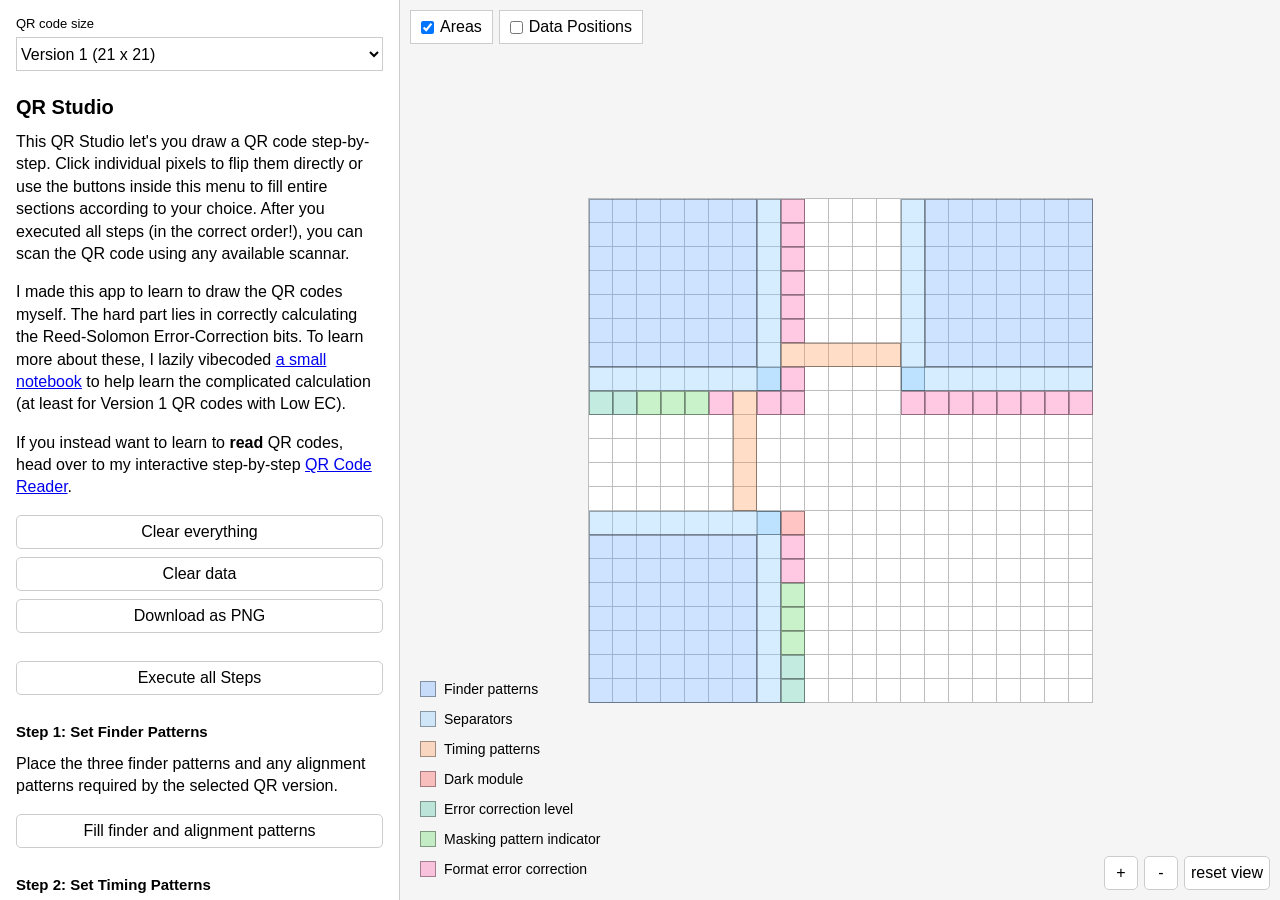
<file: drawing/index.html>
<!doctype html>
<html lang="en">
    <head>
        <meta charset="utf-8" />
        <meta name="viewport" content="width=device-width, initial-scale=1" />
        <title>QR Studio</title>
        <link rel="stylesheet" href="css/main.css" />
    </head>
    <body>
        <button
            type="button"
            class="sidebar-open-button"
            id="open-sidebar"
            aria-controls="sidebar"
            aria-expanded="false"
            aria-label="Open sidebar"
        >
            menu
        </button>

        <div class="workspace-toggles">
            <label class="workspace-toggle">
                <input type="checkbox" id="area-toggle" checked />
                <span>Areas</span>
            </label>
            <label class="workspace-toggle">
                <input type="checkbox" id="data-positions-toggle" />
                <span>Data Positions</span>
            </label>
        </div>

        <aside class="sidebar" id="sidebar" aria-label="Editor sidebar">
            <div class="sidebar-top">
                <label class="field">
                    <span>QR code size</span>
                    <select id="version-select"></select>
                </label>
                <button
                    type="button"
                    class="sidebar-close-button"
                    id="close-sidebar"
                    aria-label="Close sidebar"
                >
                    x
                </button>
            </div>

            <div class="sidebar-section">
                <h1>QR Studio</h1>
                <p>
                    This QR Studio let's you draw a QR code step-by-step. Click
                    individual pixels to flip them directly or use the buttons
                    inside this menu to fill entire sections according to your
                    choice. After you executed all steps (in the correct
                    order!), you can scan the QR code using any available
                    scannar.
                </p>
                <p>
                    I made this app to learn to draw the QR codes myself. The
                    hard part lies in correctly calculating the Reed-Solomon
                    Error-Correction bits. To learn more about these, I lazily
                    vibecoded
                    <a href="reed-solomon/">a small notebook</a>
                    to help learn the complicated calculation (at least for
                    Version 1 QR codes with Low EC).
                </p>
                <p>
                    If you instead want to learn to <b>read</b> QR codes, head
                    over to my interactive step-by-step
                    <a href="../reading/">QR Code Reader</a>.
                </p>
                <div class="button-stack">
                    <button type="button" id="clear-grid">
                        Clear everything
                    </button>
                    <button type="button" id="reset-data">Clear data</button>
                    <button type="button" id="download-png">
                        Download as PNG
                    </button>
                </div>
            </div>

            <div class="sidebar-section">
                <button type="button" id="execute-all-steps">
                    Execute all Steps
                </button>
            </div>

            <div class="sidebar-section">
                <h2>Step 1: Set Finder Patterns</h2>
                <p>
                    Place the three finder patterns and any alignment patterns
                    required by the selected QR version.
                </p>
                <button type="button" id="fill-finder-patterns">
                    Fill finder and alignment patterns
                </button>
                <button type="button" id="fill-version-information" hidden>
                    Fill version information
                </button>
            </div>

            <div class="sidebar-section">
                <h2>Step 2: Set Timing Patterns</h2>
                <p>
                    Place the alternating timing modules between the finder
                    patterns so the grid spacing can be read.
                </p>
                <button type="button" id="fill-timing-patterns">
                    Fill timing patterns
                </button>
            </div>

            <div class="sidebar-section">
                <h2>Step 3: Set Error Correction</h2>
                <p>
                    Choose the QR error correction level and write its
                    format-information indicator bits.
                </p>
                <label class="field sidebar-field">
                    <span>Error correction level</span>
                    <select id="error-correction-select">
                        <option value="L" selected>L - Low</option>
                        <option value="M">M - Medium</option>
                        <option value="Q">Q - Quartile</option>
                        <option value="H">H - High</option>
                    </select>
                </label>
                <button type="button" id="fill-error-correction">
                    Fill error correction
                </button>
            </div>

            <div class="sidebar-section">
                <h2>Step 4: Set Format Error Correction</h2>
                <p>
                    Write the format check bits for the selected error
                    correction level and masking pattern. This also includes the
                    masking pattern indicator, because both values are protected
                    together in the 15-bit QR format information.
                </p>
                <label class="field sidebar-field">
                    <span>Masking pattern</span>
                    <select id="mask-pattern-select">
                        <option value="0">Pattern 0</option>
                        <option value="1" selected>Pattern 1</option>
                        <option value="2">Pattern 2</option>
                        <option value="3">Pattern 3</option>
                        <option value="4">Pattern 4</option>
                        <option value="5">Pattern 5</option>
                        <option value="6">Pattern 6</option>
                        <option value="7">Pattern 7</option>
                    </select>
                </label>
                <div class="button-stack">
                    <button type="button" id="fill-mask-indicator">
                        Fill masking pattern indicator
                    </button>
                    <button type="button" id="fill-format-error-correction">
                        Fill format error correction
                    </button>
                </div>
            </div>

            <div class="sidebar-section">
                <h2>Step 5: Set Data</h2>
                <p>
                    Encode the selected input and fill the complete
                    data-codeword area with payload, terminator, and pad bytes.
                </p>
                <label class="field">
                    <span>Data type</span>
                    <select id="data-type-select">
                        <option value="numeric">Numeric</option>
                        <option value="alphanumeric" selected>
                            Alphanumeric
                        </option>
                        <option value="byte">Byte text</option>
                        <option value="binary">Binary bytes</option>
                    </select>
                </label>
                <div id="data-field-container"></div>
                <label class="sidebar-checkbox">
                    <input type="checkbox" id="zero-padding" />
                    <span>
                        Pad with <code>00</code> instead of
                        <code>EC 11</code>
                        <small>
                            Easier for manual calculations, but not standard QR
                            padding.
                        </small>
                    </span>
                </label>
                <button type="button" id="add-data">Add data</button>
            </div>

            <div class="sidebar-section">
                <h2>Step 6: Set Error Correction</h2>
                <p>
                    Generate and place the Reed-Solomon error correction
                    codewords for the padded data blocks.
                </p>
                <button type="button" id="add-data-error-correction">
                    Add error correction
                </button>
            </div>

            <div class="sidebar-section">
                <h2>Step 7: Apply Chosen Masking Pattern</h2>
                <p>
                    Invert data and error-correction modules according to the
                    selected masking pattern.
                </p>
                <button type="button" id="fill-mask-pattern">
                    Fill masking pattern
                </button>
            </div>
        </aside>

        <div class="controls" aria-label="View controls">
            <button type="button" id="zoom-in" aria-label="Zoom in">+</button>
            <button type="button" id="zoom-out" aria-label="Zoom out">-</button>
            <button type="button" id="reset-view">reset view</button>
        </div>

        <main class="workspace" id="workspace">
            <ul
                class="legend workspace-legend"
                id="overlay-legend"
                aria-label="Special areas"
            ></ul>
            <div class="grid" id="grid" aria-label="21 by 21 pixel grid"></div>
        </main>

        <script type="module" src="js/main.js?t=0"></script>
    </body>
</html>
</file>
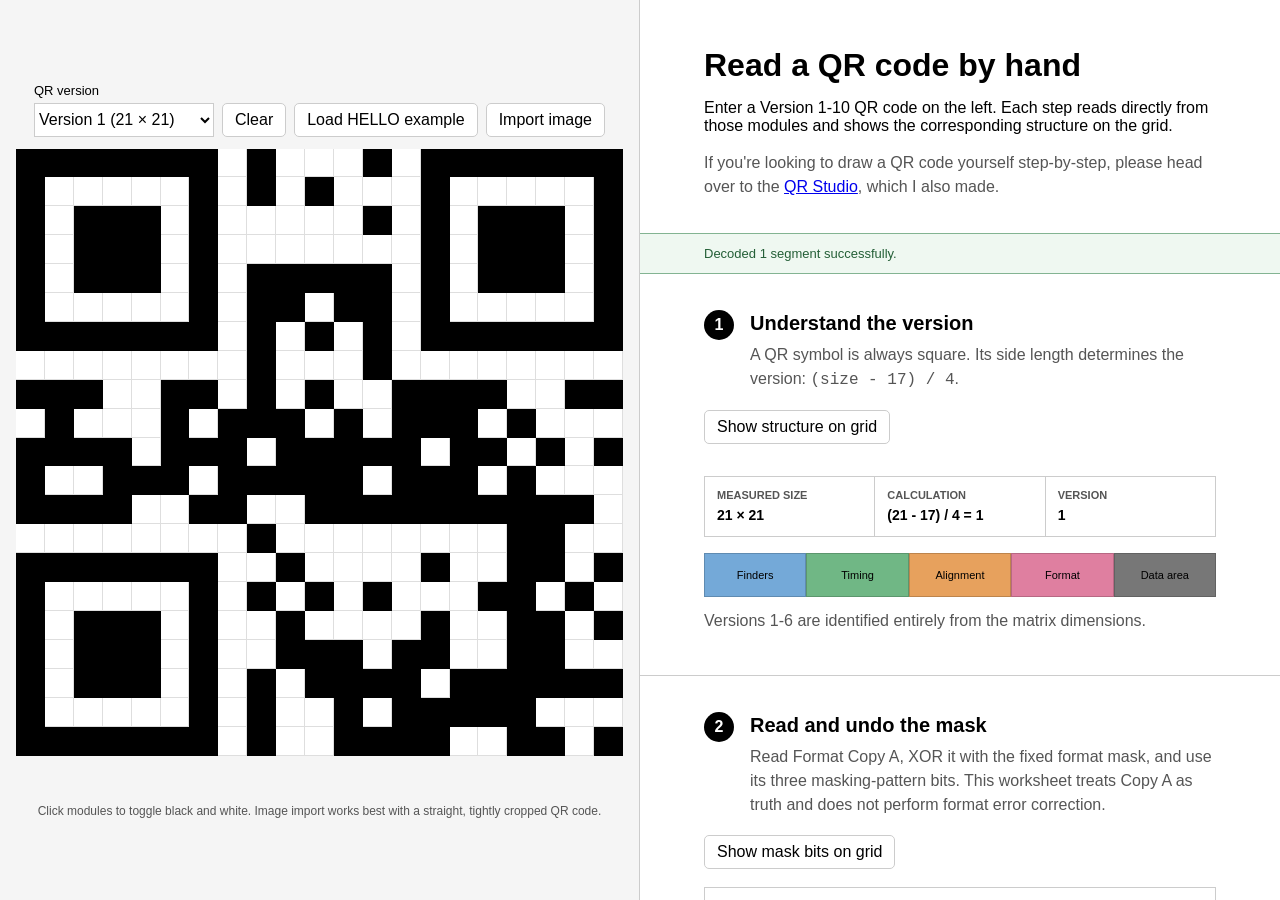
<file: reading/index.html>
<!doctype html>
<html lang="en">
    <head>
        <meta charset="utf-8" />
        <meta name="viewport" content="width=device-width, initial-scale=1" />
        <title>QR Reader Lab</title>
        <link rel="stylesheet" href="css/main.css" />
    </head>
    <body>
        <main class="reader-layout">
            <section class="qr-workspace" aria-label="Editable QR code">
                <div class="workspace-toolbar">
                    <label class="field version-field">
                        <span>QR version</span>
                        <select id="version-select"></select>
                    </label>
                    <button type="button" id="clear-grid">Clear</button>
                    <button type="button" id="load-example">
                        Load HELLO example
                    </button>
                    <label class="file-button">
                        Import image
                        <input type="file" id="image-input" accept="image/*" />
                    </label>
                </div>

                <div class="grid-frame">
                    <div
                        class="qr-grid"
                        id="qr-grid"
                        role="grid"
                        aria-label="Editable QR module grid"
                    ></div>
                </div>
                <div class="grid-legend" id="grid-legend"></div>
                <p class="workspace-hint">
                    Click modules to toggle black and white. Image import works
                    best with a straight, tightly cropped QR code.
                </p>
            </section>

            <article class="instructions">
                <header class="page-header">
                    <h1>Read a QR code by hand</h1>
                    <p>
                        Enter a Version 1-10 QR code on the left. Each step
                        reads directly from those modules and shows the
                        corresponding structure on the grid.
                    </p>
                    <p>
                        If you're looking to draw a QR code yourself
                        step-by-step, please head over to the
                        <a href="../drawing/">QR Studio</a>, which I also made.
                    </p>
                </header>

                <div class="status" id="reader-status" role="status">
                    Choose a version, enter the modules, then work downward.
                </div>

                <section class="step" id="step-version">
                    <div class="step-heading">
                        <span class="step-number">1</span>
                        <div>
                            <h2>Understand the version</h2>
                            <p>
                                A QR symbol is always square. Its side length
                                determines the version:
                                <code>(size - 17) / 4</code>.
                            </p>
                        </div>
                    </div>
                    <button
                        class="show-step"
                        type="button"
                        data-stage="version"
                    >
                        Show structure on grid
                    </button>
                    <div class="metric-row">
                        <div class="metric">
                            <span>Measured size</span>
                            <strong id="measured-size">21 × 21</strong>
                        </div>
                        <div class="metric">
                            <span>Calculation</span>
                            <strong id="version-calculation"
                                >(21 - 17) / 4 = 1</strong
                            >
                        </div>
                        <div class="metric">
                            <span>Version</span>
                            <strong id="detected-version">1</strong>
                        </div>
                    </div>
                    <div class="visual-strip" id="structure-strip"></div>
                    <p class="result-note" id="version-information-note"></p>
                </section>

                <section class="step" id="step-mask">
                    <div class="step-heading">
                        <span class="step-number">2</span>
                        <div>
                            <h2>Read and undo the mask</h2>
                            <p>
                                Read Format Copy A, XOR it with the fixed format
                                mask, and use its three masking-pattern bits.
                                This worksheet treats Copy A as truth and does
                                not perform format error correction.
                            </p>
                        </div>
                    </div>
                    <button class="show-step" type="button" data-stage="format">
                        Show mask bits on grid
                    </button>
                    <div class="format-process">
                        <div class="format-process-row">
                            <span class="process-number">1</span>
                            <div>
                                <span class="process-label"
                                    >Read Format Copy A</span
                                >
                                <code id="format-copy-a">000000000000000</code>
                            </div>
                        </div>
                        <div class="format-process-row">
                            <span class="process-number">2</span>
                            <div>
                                <span class="process-label"
                                    >XOR the fixed format mask</span
                                >
                                <code
                                    >10<span class="mask-bit-group">101</span
                                    >0000010010</code
                                >
                            </div>
                        </div>
                        <div class="format-process-row">
                            <span class="process-number">3</span>
                            <div>
                                <span class="process-label"
                                    >Keep the three mask bits</span
                                >
                                <code id="format-unmasked-bits"
                                    >000000000000000</code
                                >
                            </div>
                        </div>
                    </div>
                    <div class="format-result">
                        <div class="metric">
                            <span>Ignored in this step</span>
                            <strong>2 level bits + 10 BCH bits</strong>
                        </div>
                        <div class="metric">
                            <span>Mask indicator used</span>
                            <strong id="mask-pattern">000 · Pattern 0</strong>
                        </div>
                    </div>
                    <div class="formula-box">
                        <span>Mask formula</span>
                        <code id="mask-formula"
                            >Read the format information first.</code
                        >
                    </div>
                    <label class="check-option mask-preview-option">
                        <input type="checkbox" id="preview-unmasked" checked />
                        <span>
                            <strong>Preview the unmasked data</strong>
                            <small
                                >Show data and ECC modules after applying the
                                selected XOR formula.</small
                            >
                        </span>
                    </label>
                    <h3>Masking-pattern reference</h3>
                    <div class="table-wrap">
                        <table class="mask-table">
                            <thead>
                                <tr>
                                    <th>Bits</th>
                                    <th>Pattern</th>
                                    <th>Invert when</th>
                                </tr>
                            </thead>
                            <tbody>
                                <tr>
                                    <td><code>000</code></td>
                                    <td>0</td>
                                    <td>
                                        <code>(row + column) mod 2 = 0</code>
                                    </td>
                                </tr>
                                <tr>
                                    <td><code>001</code></td>
                                    <td>1</td>
                                    <td><code>row mod 2 = 0</code></td>
                                </tr>
                                <tr>
                                    <td><code>010</code></td>
                                    <td>2</td>
                                    <td><code>column mod 3 = 0</code></td>
                                </tr>
                                <tr>
                                    <td><code>011</code></td>
                                    <td>3</td>
                                    <td>
                                        <code>(row + column) mod 3 = 0</code>
                                    </td>
                                </tr>
                                <tr>
                                    <td><code>100</code></td>
                                    <td>4</td>
                                    <td>
                                        <code
                                            >(floor(row / 2) + floor(column /
                                            3)) mod 2 = 0</code
                                        >
                                    </td>
                                </tr>
                                <tr>
                                    <td><code>101</code></td>
                                    <td>5</td>
                                    <td>
                                        <code
                                            >(row × column mod 2) + (row ×
                                            column mod 3) = 0</code
                                        >
                                    </td>
                                </tr>
                                <tr>
                                    <td><code>110</code></td>
                                    <td>6</td>
                                    <td>
                                        <code
                                            >((row × column mod 2) + (row ×
                                            column mod 3)) mod 2 = 0</code
                                        >
                                    </td>
                                </tr>
                                <tr>
                                    <td><code>111</code></td>
                                    <td>7</td>
                                    <td>
                                        <code
                                            >((row + column) mod 2 + (row ×
                                            column) mod 3) mod 2 = 0</code
                                        >
                                    </td>
                                </tr>
                            </tbody>
                        </table>
                    </div>
                </section>

                <section class="step" id="step-data">
                    <div class="step-heading">
                        <span class="step-number">3</span>
                        <div>
                            <h2>Group the data into bytes</h2>
                            <p>
                                Start at the bottom-right, move through two
                                columns at a time, and reverse direction at each
                                edge. Skip every non-data part.
                            </p>
                        </div>
                    </div>
                    <button class="show-step" type="button" data-stage="path">
                        Show zigzag and byte order
                    </button>
                    <div class="path-diagram" aria-label="QR zigzag direction">
                        <span>start</span>
                        <b>↑</b><b>↓</b><b>↑</b><b>↓</b><b>↑</b>
                        <span>two columns at a time</span>
                    </div>
                    <h3>Raw interleaved codewords</h3>
                    <div class="byte-stream" id="raw-codewords"></div>
                    <p class="result-note" id="remainder-note"></p>
                    <h3>Data blocks after deinterleaving</h3>
                    <div id="data-blocks" class="block-list"></div>
                    <h3>Data bytes in decoding order</h3>
                    <div class="byte-stream" id="data-codewords"></div>
                </section>

                <section class="step" id="step-decode">
                    <div class="step-heading">
                        <span class="step-number">4</span>
                        <div>
                            <h2>Read the encoding and decode</h2>
                            <p>
                                Each segment starts with a four-bit mode
                                indicator, followed by a length field and the
                                encoded payload.
                            </p>
                        </div>
                    </div>
                    <button class="show-step" type="button" data-stage="decode">
                        Show decoded payload modules
                    </button>
                    <div class="mode-reference">
                        <span><code>0001</code> Numeric</span>
                        <span><code>0010</code> Alphanumeric</span>
                        <span><code>0100</code> Byte text</span>
                        <span><code>0111</code> ECI</span>
                    </div>
                    <div id="segments" class="segment-list"></div>
                    <div class="decoded-output">
                        <span>Decoded message</span>
                        <output id="decoded-message"
                            >No decodable payload yet.</output
                        >
                    </div>
                    <p class="reference-links">
                        Full references:
                        <a href="#alphanumeric-reference"
                            >alphanumeric values</a
                        >
                        and
                        <a href="#byte-reference">Byte text values</a>.
                    </p>
                    <details
                        class="reference-table"
                        id="alphanumeric-reference"
                    >
                        <summary>Full alphanumeric conversion table</summary>
                        <div class="table-wrap">
                            <table>
                                <thead>
                                    <tr>
                                        <th>Value</th>
                                        <th>Character</th>
                                        <th>Value</th>
                                        <th>Character</th>
                                        <th>Value</th>
                                        <th>Character</th>
                                    </tr>
                                </thead>
                                <tbody id="alphanumeric-reference-body"></tbody>
                            </table>
                        </div>
                    </details>
                    <details class="reference-table" id="byte-reference">
                        <summary>Full Byte text byte table</summary>
                        <p class="result-note">
                            Values <code title="0000 0000">00</code>-<code
                                title="0111 1111"
                                >7F</code
                            >
                            map directly to ASCII. Values
                            <code title="1000 0000">80</code>-<code
                                title="1111 1111"
                                >FF</code
                            >
                            normally participate in multi-byte UTF-8 sequences,
                            unless an ECI segment selects another character set.
                        </p>
                        <div class="table-wrap">
                            <table class="byte-reference-grid">
                                <thead id="byte-reference-head"></thead>
                                <tbody id="byte-reference-body"></tbody>
                            </table>
                        </div>
                    </details>
                </section>
            </article>
        </main>

        <canvas id="image-canvas" hidden></canvas>
        <script type="module" src="js/main.js"></script>
    </body>
</html>
</file>
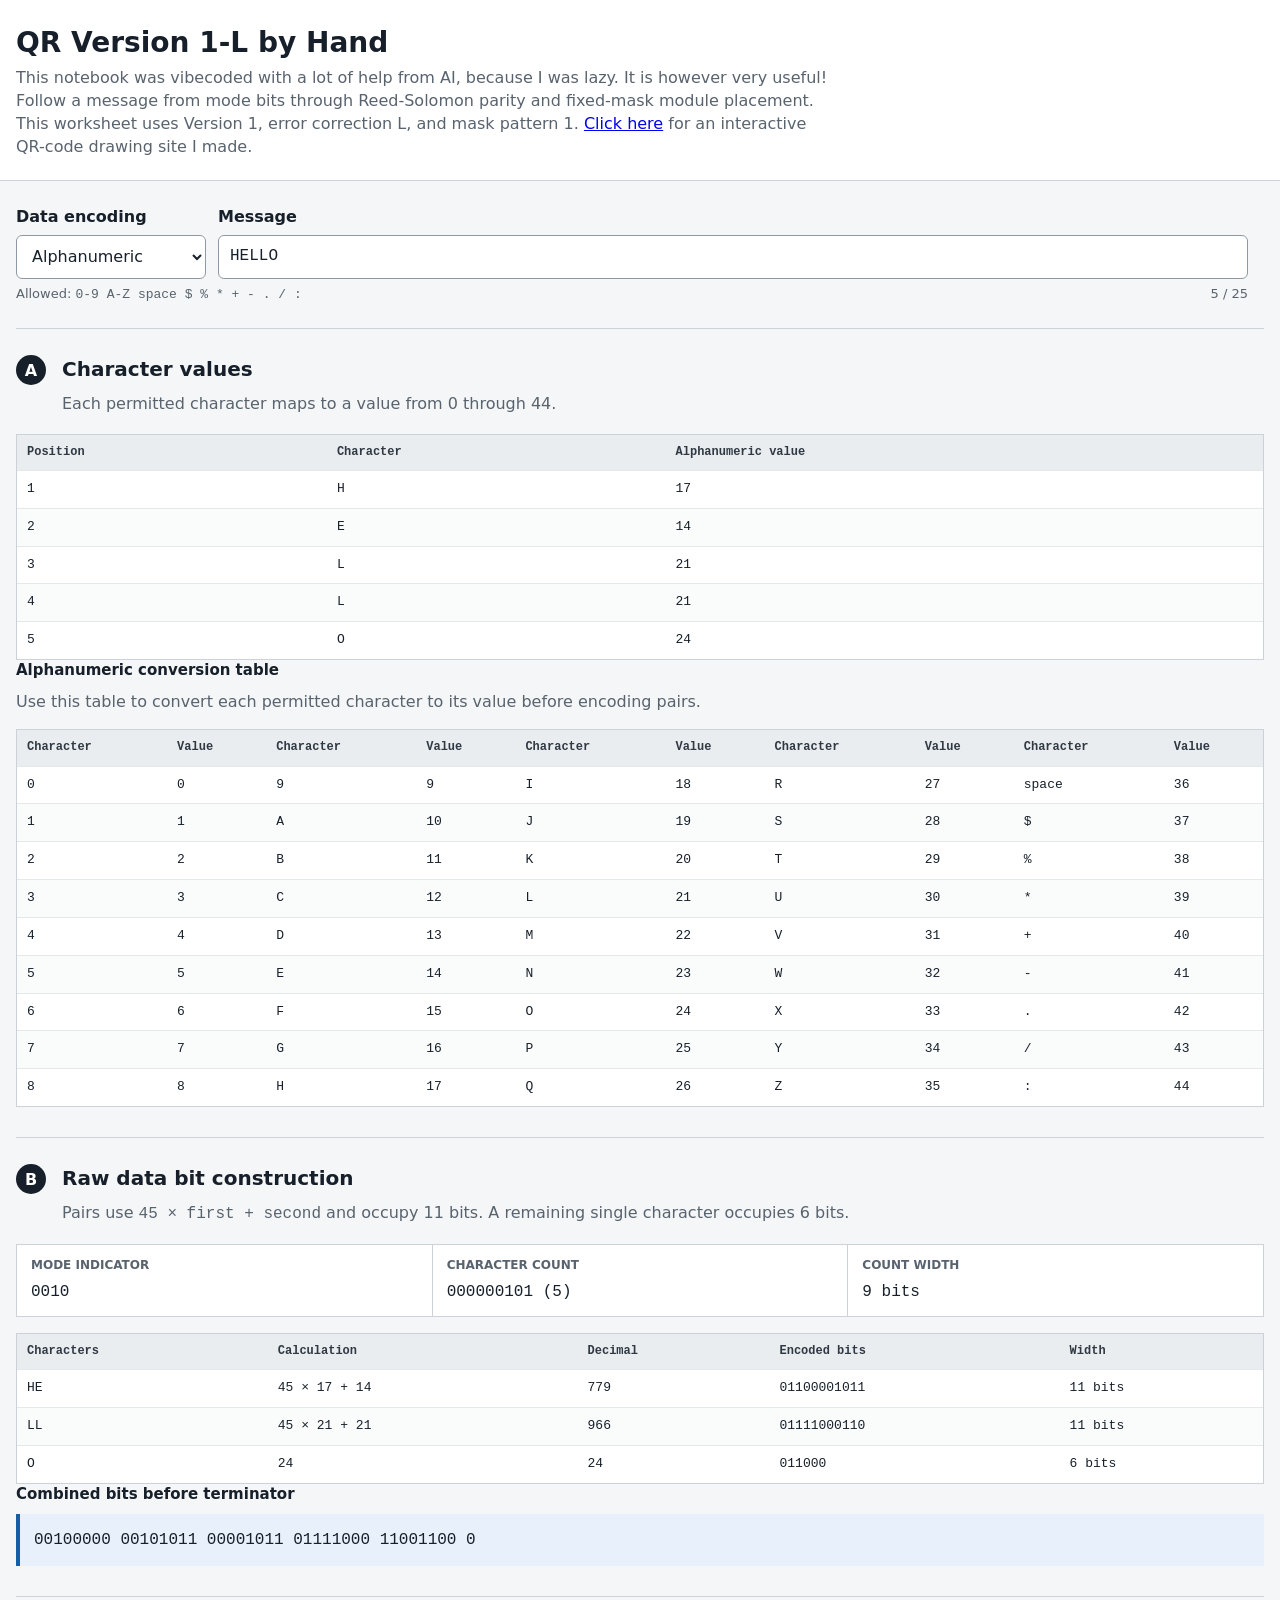
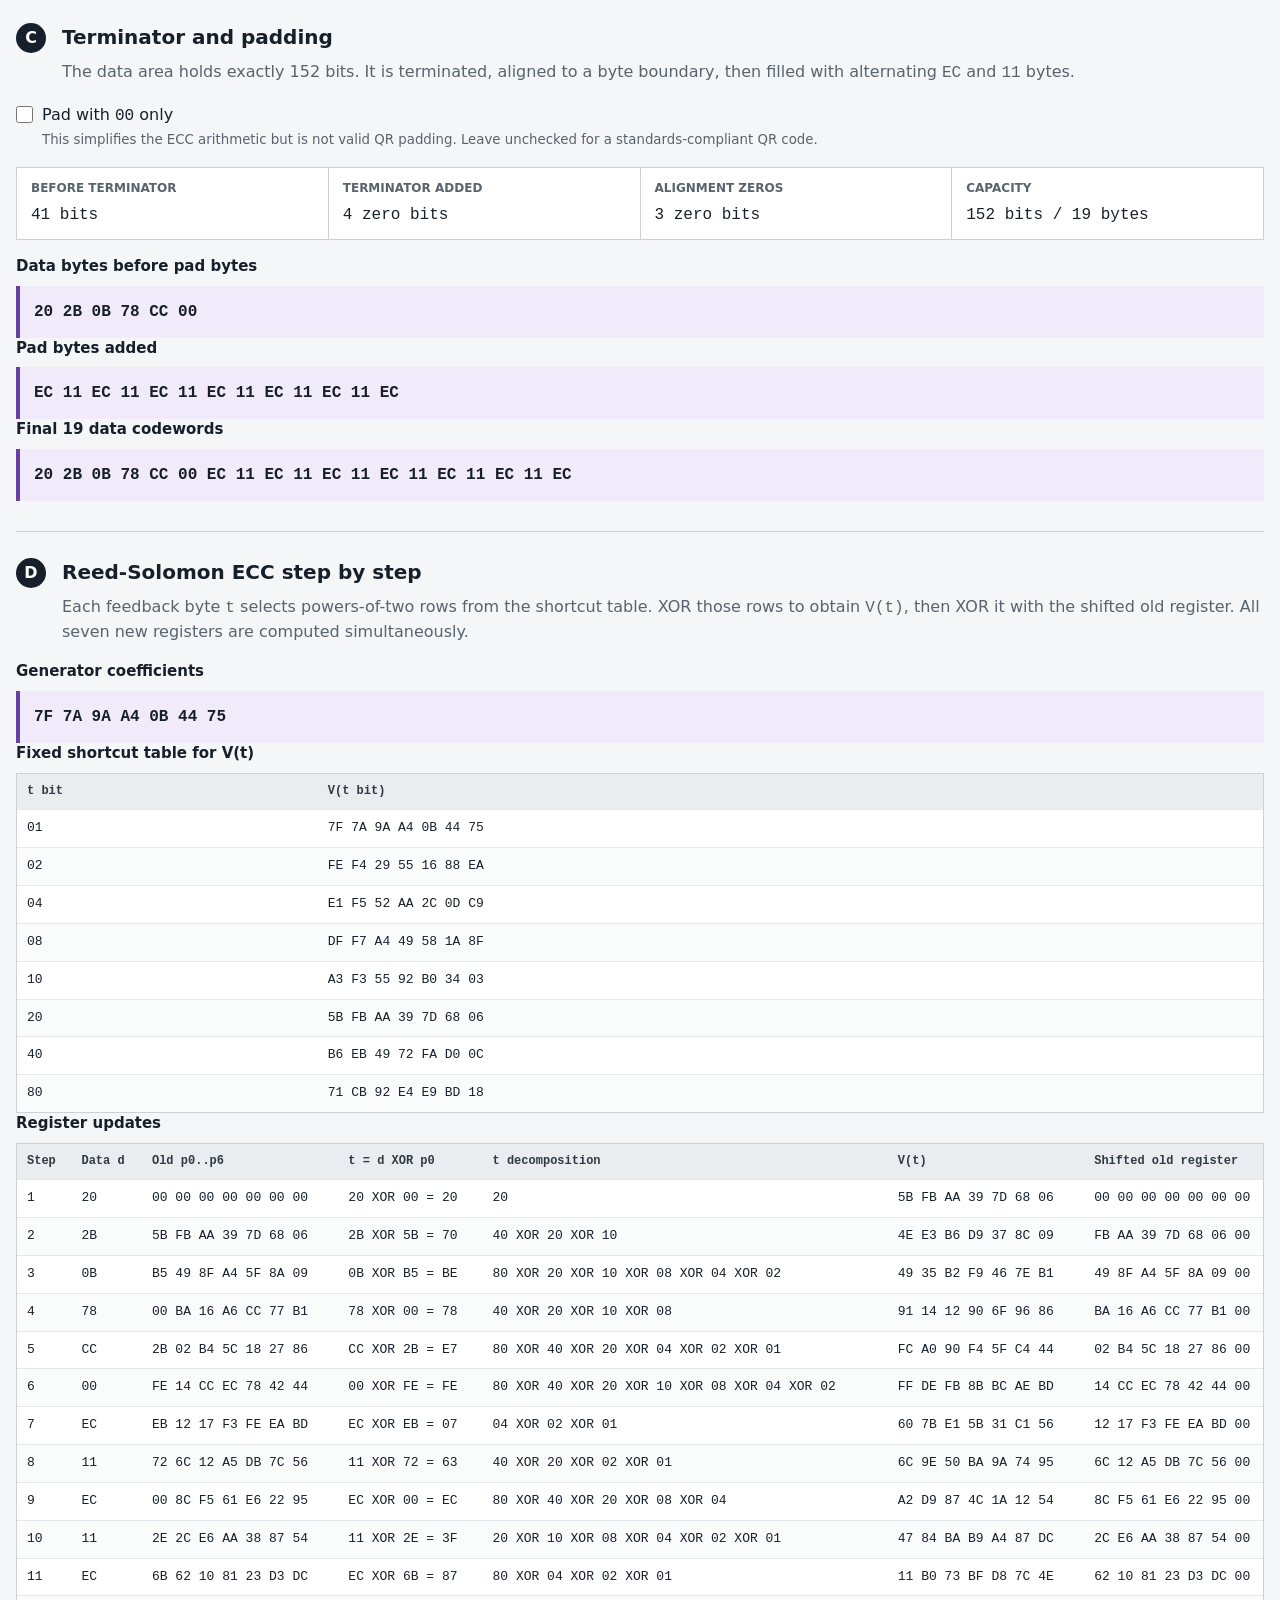
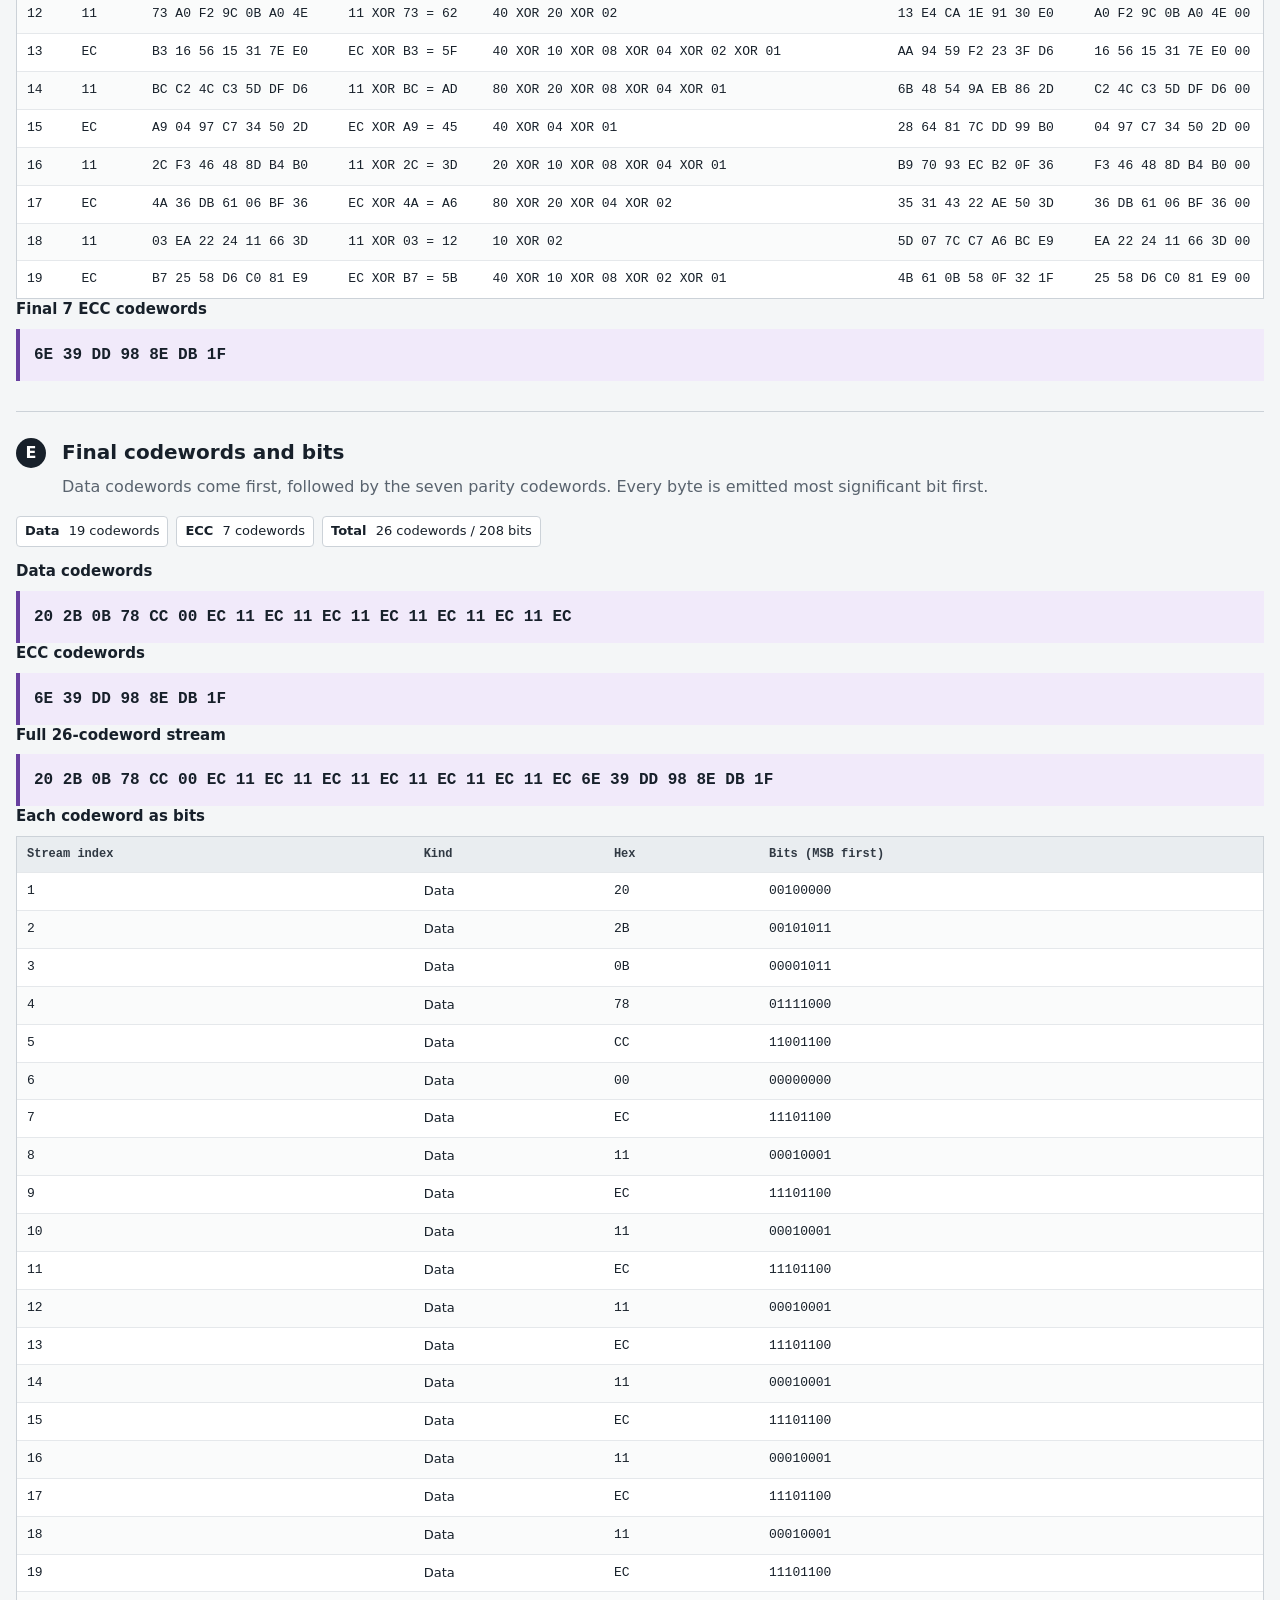
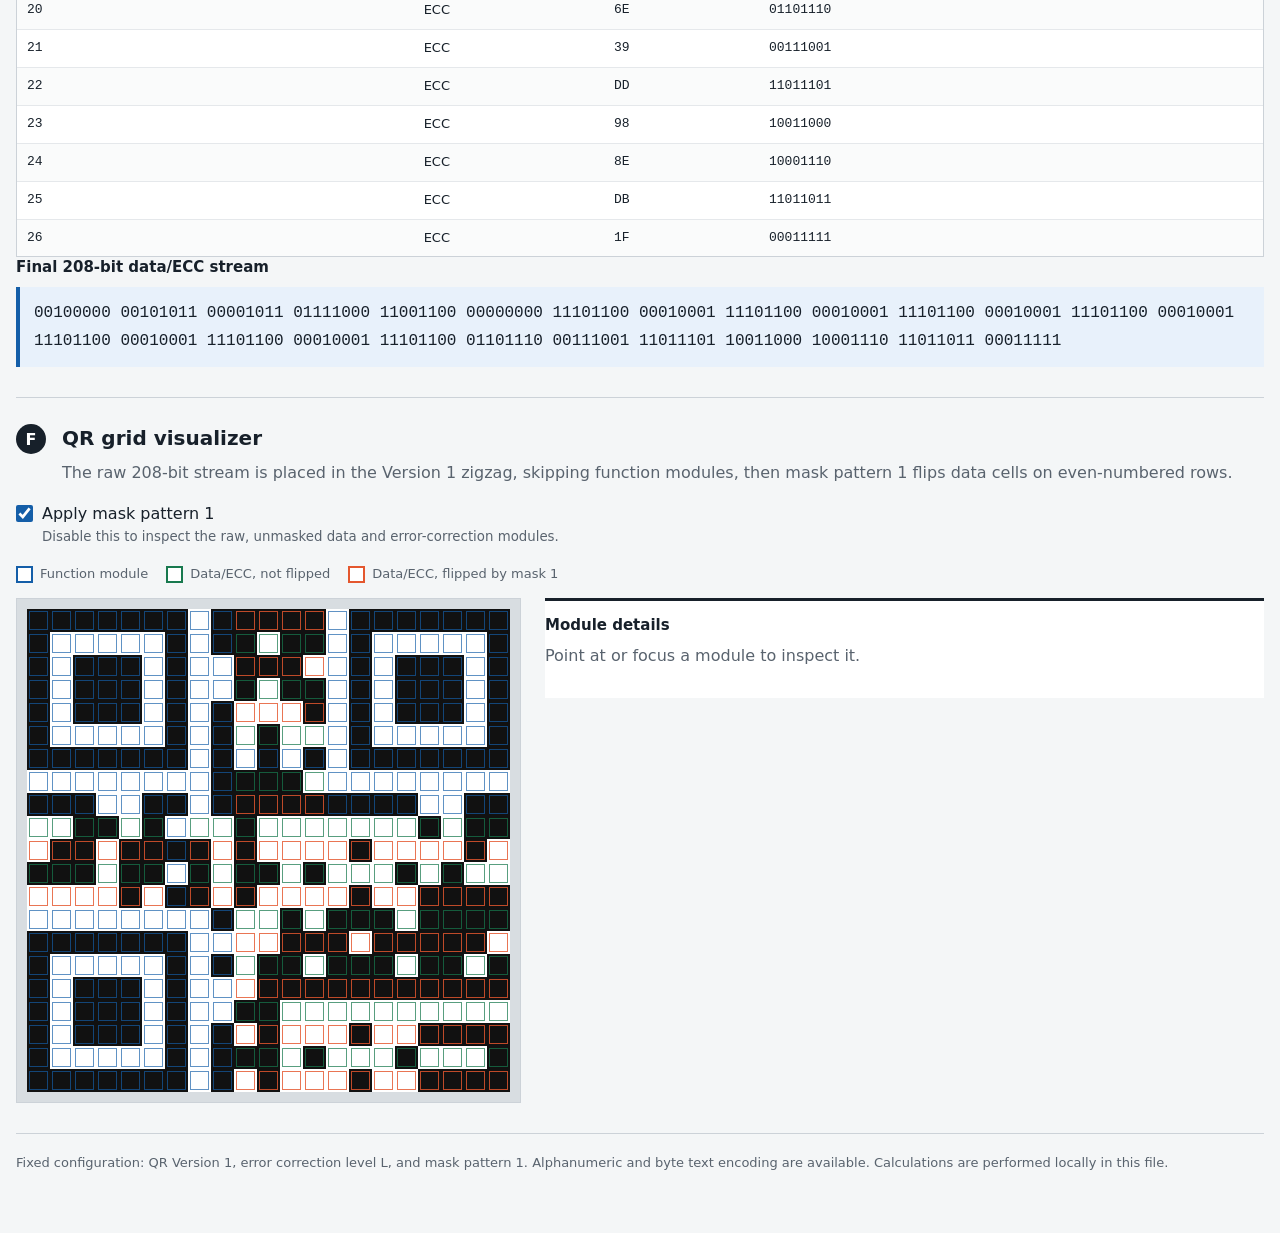
<file: reed-solomon/index.html>
<!doctype html>
<html lang="en">
    <head>
        <meta charset="utf-8" />
        <meta name="viewport" content="width=device-width, initial-scale=1" />
        <title>QR Version 1-L by Hand</title>
        <style>
            :root {
                color-scheme: light;
                --ink: #17202a;
                --muted: #59636e;
                --line: #ccd2d8;
                --soft-line: #e5e8eb;
                --paper: #ffffff;
                --surface: #f4f6f7;
                --blue: #145ea8;
                --blue-soft: #e8f1fb;
                --green: #18794e;
                --green-soft: #e8f5ee;
                --red: #b42318;
                --red-soft: #fff0ee;
                --amber: #855d00;
                --amber-soft: #fff5d6;
                --violet: #6840a0;
                --violet-soft: #f1eafa;
                --cell-size: 23px;
            }

            * {
                box-sizing: border-box;
            }

            html {
                background: var(--surface);
                color: var(--ink);
                font-family:
                    Inter,
                    ui-sans-serif,
                    system-ui,
                    -apple-system,
                    BlinkMacSystemFont,
                    "Segoe UI",
                    sans-serif;
                line-height: 1.45;
            }

            body {
                margin: 0;
                min-width: 320px;
            }

            button,
            input,
            select {
                font: inherit;
            }

            button {
                min-height: 38px;
                border: 1px solid #9aa4ad;
                border-radius: 6px;
                background: var(--paper);
                color: var(--ink);
                padding: 7px 12px;
                cursor: pointer;
            }

            button:hover {
                border-color: var(--blue);
                color: var(--blue);
            }

            button:focus-visible,
            input:focus-visible,
            .qr-cell:focus-visible {
                outline: 3px solid rgba(20, 94, 168, 0.25);
                outline-offset: 2px;
            }

            .page-header {
                border-bottom: 1px solid var(--line);
                background: var(--paper);
            }

            .header-inner,
            main {
                width: min(1380px, calc(100% - 32px));
                margin: 0 auto;
            }

            .header-inner {
                padding: 26px 0 22px;
            }

            h1,
            h2,
            h3,
            p {
                margin-top: 0;
            }

            h1 {
                margin-bottom: 6px;
                font-size: 28px;
                line-height: 1.2;
                letter-spacing: 0;
            }

            h2 {
                margin-bottom: 8px;
                font-size: 20px;
                letter-spacing: 0;
            }

            h3 {
                margin-bottom: 8px;
                font-size: 15px;
                letter-spacing: 0;
            }

            .lede,
            .section-copy,
            .muted {
                color: var(--muted);
            }

            .lede {
                max-width: 820px;
                margin-bottom: 0;
            }

            main {
                padding: 24px 0 48px;
            }

            .input-panel {
                display: grid;
                grid-template-columns: minmax(260px, 1fr) auto;
                gap: 16px;
                align-items: end;
                padding-bottom: 24px;
            }

            .field label {
                display: block;
                margin-bottom: 6px;
                font-weight: 700;
            }

            .field input,
            .field select {
                width: 100%;
                min-height: 44px;
                border: 1px solid #8f99a3;
                border-radius: 6px;
                background: var(--paper);
                padding: 9px 11px;
                color: var(--ink);
            }

            .field input {
                font-family:
                    "SFMono-Regular", Consolas, "Liberation Mono", monospace;
            }

            .input-fields {
                display: grid;
                grid-template-columns: 190px minmax(240px, 1fr);
                gap: 12px;
                align-items: end;
            }

            .field-note {
                display: flex;
                justify-content: space-between;
                gap: 12px;
                margin-top: 6px;
                color: var(--muted);
                font-size: 13px;
            }

            .error-box {
                margin-top: 10px;
                border-left: 4px solid var(--red);
                background: var(--red-soft);
                padding: 9px 12px;
                color: var(--red);
                font-weight: 650;
            }

            .error-box[hidden],
            #results[hidden] {
                display: none;
            }

            .section {
                border-top: 1px solid var(--line);
                padding: 26px 0 30px;
            }

            .section-heading {
                display: grid;
                grid-template-columns: 34px minmax(0, 1fr);
                gap: 12px;
                align-items: start;
                margin-bottom: 18px;
            }

            .section-letter {
                display: grid;
                width: 30px;
                height: 30px;
                place-items: center;
                border-radius: 50%;
                background: var(--ink);
                color: white;
                font-weight: 800;
            }

            .section-copy {
                margin-bottom: 0;
            }

            .summary-grid {
                display: grid;
                grid-template-columns: repeat(auto-fit, minmax(180px, 1fr));
                gap: 1px;
                overflow: hidden;
                border: 1px solid var(--line);
                background: var(--line);
                margin: 16px 0;
            }

            .summary-item {
                min-width: 0;
                background: var(--paper);
                padding: 12px 14px;
            }

            .summary-label {
                display: block;
                margin-bottom: 4px;
                color: var(--muted);
                font-size: 12px;
                font-weight: 750;
                text-transform: uppercase;
            }

            .mono,
            code,
            th,
            td.mono {
                font-family:
                    "SFMono-Regular", Consolas, "Liberation Mono", monospace;
            }

            .bit-block,
            .codeword-block {
                overflow-wrap: anywhere;
                border-left: 4px solid var(--blue);
                background: var(--blue-soft);
                padding: 12px 14px;
                line-height: 1.75;
            }

            .codeword-block {
                border-color: var(--violet);
                background: var(--violet-soft);
                font-weight: 700;
            }

            .table-wrap {
                width: 100%;
                overflow-x: auto;
                border: 1px solid var(--line);
                background: var(--paper);
            }

            table {
                width: 100%;
                border-collapse: collapse;
                font-size: 13px;
            }

            th,
            td {
                border-bottom: 1px solid var(--soft-line);
                padding: 9px 10px;
                text-align: left;
                vertical-align: top;
                white-space: nowrap;
            }

            th {
                position: sticky;
                top: 0;
                z-index: 1;
                background: #e9edf0;
                color: #303943;
                font-size: 12px;
            }

            tbody tr:last-child td {
                border-bottom: 0;
            }

            tbody tr:nth-child(even) td {
                background: #fafbfb;
            }

            .ecc-table {
                min-width: 1460px;
            }

            .byte-table {
                min-width: 720px;
            }

            .inline-parts {
                display: flex;
                flex-wrap: wrap;
                gap: 8px;
                margin: 14px 0;
            }

            .check-option {
                display: flex;
                align-items: flex-start;
                gap: 9px;
                margin: 14px 0 18px;
                color: var(--ink);
                cursor: pointer;
            }

            .check-option input {
                width: 17px;
                height: 17px;
                margin: 3px 0 0;
                accent-color: var(--blue);
            }

            .check-option small {
                display: block;
                margin-top: 2px;
                color: var(--muted);
            }

            .tag {
                border: 1px solid var(--line);
                border-radius: 4px;
                background: var(--paper);
                padding: 5px 8px;
                font-size: 13px;
            }

            .tag strong {
                margin-right: 5px;
            }

            .grid-layout {
                display: grid;
                grid-template-columns: minmax(0, max-content) minmax(260px, 1fr);
                gap: 24px;
                align-items: start;
            }

            .qr-wrap {
                overflow: auto;
                max-width: 100%;
                border: 1px solid var(--line);
                background: #d8dde1;
                padding: 10px;
            }

            .qr-grid {
                display: grid;
                grid-template-columns: repeat(21, var(--cell-size));
                grid-template-rows: repeat(21, var(--cell-size));
                width: max-content;
                background: white;
            }

            .qr-cell {
                position: relative;
                width: var(--cell-size);
                height: var(--cell-size);
                border: 0;
                border-radius: 0;
                min-height: 0;
                padding: 0;
                cursor: crosshair;
            }

            .qr-cell:hover {
                color: inherit;
                border-color: transparent;
                z-index: 2;
                outline: 2px solid #e4572e;
                outline-offset: -2px;
            }

            .qr-cell.black {
                background: #111;
            }

            .qr-cell.white {
                background: #fff;
            }

            .qr-cell.function::after,
            .qr-cell.data::after {
                content: "";
                position: absolute;
                inset: 2px;
                pointer-events: none;
            }

            .qr-cell.function::after {
                box-shadow: inset 0 0 0 1px rgba(20, 94, 168, 0.68);
            }

            .qr-cell.data.unmasked::after {
                box-shadow: inset 0 0 0 1px rgba(24, 121, 78, 0.72);
            }

            .qr-cell.data.masked::after {
                box-shadow: inset 0 0 0 1px rgba(228, 87, 46, 0.82);
            }

            .legend {
                display: flex;
                flex-wrap: wrap;
                gap: 12px 18px;
                margin-bottom: 14px;
                color: var(--muted);
                font-size: 13px;
            }

            .legend-item {
                display: flex;
                align-items: center;
                gap: 7px;
            }

            .legend-swatch {
                width: 17px;
                height: 17px;
                background: white;
            }

            .legend-swatch.function {
                box-shadow: inset 0 0 0 2px var(--blue);
            }

            .legend-swatch.unmasked {
                box-shadow: inset 0 0 0 2px var(--green);
            }

            .legend-swatch.masked {
                box-shadow: inset 0 0 0 2px #e4572e;
            }

            .module-detail {
                border-top: 3px solid var(--ink);
                background: var(--paper);
                padding: 14px 0;
            }

            .detail-grid {
                display: grid;
                grid-template-columns: max-content minmax(0, 1fr);
                gap: 7px 14px;
                margin: 0;
            }

            .detail-grid dt {
                color: var(--muted);
                font-weight: 700;
            }

            .detail-grid dd {
                margin: 0;
                font-family:
                    "SFMono-Regular", Consolas, "Liberation Mono", monospace;
            }

            .footer-note {
                border-top: 1px solid var(--line);
                padding-top: 20px;
                color: var(--muted);
                font-size: 13px;
            }

            @media (max-width: 760px) {
                :root {
                    --cell-size: 19px;
                }

                .header-inner,
                main {
                    width: min(100% - 20px, 1380px);
                }

                .input-panel,
                .grid-layout {
                    grid-template-columns: 1fr;
                }

                .input-fields {
                    grid-template-columns: 1fr;
                }

                .input-panel button {
                    justify-self: start;
                }

                .section-heading {
                    grid-template-columns: 30px minmax(0, 1fr);
                    gap: 8px;
                }

                .qr-wrap {
                    padding: 6px;
                }
            }
        </style>
    </head>
    <body>
        <header class="page-header">
            <div class="header-inner">
                <h1>QR Version 1-L by Hand</h1>
                <p class="lede">
                    This notebook was vibecoded with a lot of help from AI,
                    because I was lazy. It is however very useful! Follow a
                    message from mode bits through Reed-Solomon parity and
                    fixed-mask module placement. This worksheet uses Version 1,
                    error correction L, and mask pattern 1.
                    <a href="../">Click here</a> for an interactive QR-code
                    drawing site I made.
                </p>
            </div>
        </header>

        <main>
            <div class="input-panel">
                <div class="field">
                    <div class="input-fields">
                        <div class="field">
                            <label for="encoding-mode">Data encoding</label>
                            <select id="encoding-mode">
                                <option value="alphanumeric">
                                    Alphanumeric
                                </option>
                                <option value="byte">Byte text</option>
                            </select>
                        </div>
                        <div class="field">
                            <label for="message">Message</label>
                            <input
                                id="message"
                                type="text"
                                value="HELLO"
                                autocomplete="off"
                                spellcheck="false"
                                aria-describedby="message-note validation-error"
                            />
                        </div>
                    </div>
                    <div class="field-note" id="message-note">
                        <span id="input-rule"
                            >Allowed:
                            <span class="mono"
                                >0-9 A-Z space $ % * + - . / :</span
                            ></span
                        >
                        <span id="character-count">5 / 25</span>
                    </div>
                    <div
                        class="error-box"
                        id="validation-error"
                        role="alert"
                        hidden
                    ></div>
                </div>
            </div>

            <div id="results">
                <section class="section" aria-labelledby="heading-a">
                    <div class="section-heading">
                        <span class="section-letter">A</span>
                        <div>
                            <h2 id="heading-a">Character values</h2>
                            <p class="section-copy" id="values-explanation">
                                Each permitted character maps to a value from 0
                                through 44.
                            </p>
                        </div>
                    </div>
                    <div class="table-wrap">
                        <table>
                            <thead>
                                <tr>
                                    <th>Position</th>
                                    <th id="value-label">Character</th>
                                    <th id="numeric-value-label">
                                        Alphanumeric value
                                    </th>
                                </tr>
                            </thead>
                            <tbody id="character-values"></tbody>
                        </table>
                    </div>
                    <h3>Alphanumeric conversion table</h3>
                    <p class="muted">
                        Use this table to convert each permitted character to
                        its value before encoding pairs.
                    </p>
                    <div class="table-wrap">
                        <table>
                            <thead>
                                <tr>
                                    <th>Character</th>
                                    <th>Value</th>
                                    <th>Character</th>
                                    <th>Value</th>
                                    <th>Character</th>
                                    <th>Value</th>
                                    <th>Character</th>
                                    <th>Value</th>
                                    <th>Character</th>
                                    <th>Value</th>
                                </tr>
                            </thead>
                            <tbody id="alphanumeric-table"></tbody>
                        </table>
                    </div>
                </section>

                <section class="section" aria-labelledby="heading-b">
                    <div class="section-heading">
                        <span class="section-letter">B</span>
                        <div>
                            <h2 id="heading-b">Raw data bit construction</h2>
                            <p class="section-copy" id="encoding-explanation">
                                Pairs use
                                <span class="mono">45 × first + second</span>
                                and occupy 11 bits. A remaining single character
                                occupies 6 bits.
                            </p>
                        </div>
                    </div>
                    <div class="summary-grid">
                        <div class="summary-item">
                            <span class="summary-label">Mode indicator</span
                            ><span class="mono" id="mode-bits">0010</span>
                        </div>
                        <div class="summary-item">
                            <span class="summary-label">Character count</span
                            ><span class="mono" id="count-bits"></span>
                        </div>
                        <div class="summary-item">
                            <span class="summary-label">Count width</span
                            ><span class="mono" id="count-width">9 bits</span>
                        </div>
                    </div>
                    <div class="table-wrap">
                        <table>
                            <thead>
                                <tr>
                                    <th id="group-label">Characters</th>
                                    <th>Calculation</th>
                                    <th>Decimal</th>
                                    <th>Encoded bits</th>
                                    <th>Width</th>
                                </tr>
                            </thead>
                            <tbody id="pair-rows"></tbody>
                        </table>
                    </div>
                    <h3>Combined bits before terminator</h3>
                    <div class="bit-block mono" id="raw-bits"></div>
                </section>

                <section class="section" aria-labelledby="heading-c">
                    <div class="section-heading">
                        <span class="section-letter">C</span>
                        <div>
                            <h2 id="heading-c">Terminator and padding</h2>
                            <p class="section-copy">
                                The data area holds exactly 152 bits. It is
                                terminated, aligned to a byte boundary, then
                                filled with alternating
                                <span class="mono">EC</span> and
                                <span class="mono">11</span> bytes.
                            </p>
                        </div>
                    </div>
                    <label class="check-option">
                        <input id="zero-padding" type="checkbox" />
                        <span>
                            Pad with <span class="mono">00</span> only
                            <small
                                >This simplifies the ECC arithmetic but is not
                                valid QR padding. Leave unchecked for a
                                standards-compliant QR code.</small
                            >
                        </span>
                    </label>
                    <div class="summary-grid">
                        <div class="summary-item">
                            <span class="summary-label">Before terminator</span
                            ><span class="mono" id="length-before"></span>
                        </div>
                        <div class="summary-item">
                            <span class="summary-label">Terminator added</span
                            ><span class="mono" id="terminator-added"></span>
                        </div>
                        <div class="summary-item">
                            <span class="summary-label">Alignment zeros</span
                            ><span class="mono" id="alignment-added"></span>
                        </div>
                        <div class="summary-item">
                            <span class="summary-label">Capacity</span
                            ><span class="mono">152 bits / 19 bytes</span>
                        </div>
                    </div>
                    <h3>Data bytes before pad bytes</h3>
                    <div
                        class="codeword-block mono"
                        id="bytes-before-pad"
                    ></div>
                    <h3>Pad bytes added</h3>
                    <div class="codeword-block mono" id="pad-bytes"></div>
                    <h3>Final 19 data codewords</h3>
                    <div class="codeword-block mono" id="data-codewords"></div>
                </section>

                <section class="section" aria-labelledby="heading-d">
                    <div class="section-heading">
                        <span class="section-letter">D</span>
                        <div>
                            <h2 id="heading-d">
                                Reed-Solomon ECC step by step
                            </h2>
                            <p class="section-copy">
                                Each feedback byte
                                <span class="mono">t</span> selects
                                powers-of-two rows from the shortcut table. XOR
                                those rows to obtain
                                <span class="mono">V(t)</span>, then XOR it with
                                the shifted old register. All seven new
                                registers are computed simultaneously.
                            </p>
                        </div>
                    </div>

                    <h3>Generator coefficients</h3>
                    <div class="codeword-block mono">7F 7A 9A A4 0B 44 75</div>

                    <h3>Fixed shortcut table for V(t)</h3>
                    <div class="table-wrap">
                        <table>
                            <thead>
                                <tr>
                                    <th>t bit</th>
                                    <th>V(t bit)</th>
                                </tr>
                            </thead>
                            <tbody id="v-table"></tbody>
                        </table>
                    </div>

                    <h3>Register updates</h3>
                    <div class="table-wrap">
                        <table class="ecc-table">
                            <thead>
                                <tr>
                                    <th>Step</th>
                                    <th>Data d</th>
                                    <th>Old p0..p6</th>
                                    <th>t = d XOR p0</th>
                                    <th>t decomposition</th>
                                    <th>V(t)</th>
                                    <th>Shifted old register</th>
                                    <th>New p0..p6</th>
                                </tr>
                            </thead>
                            <tbody id="ecc-steps"></tbody>
                        </table>
                    </div>
                    <h3>Final 7 ECC codewords</h3>
                    <div class="codeword-block mono" id="ecc-codewords"></div>
                </section>

                <section class="section" aria-labelledby="heading-e">
                    <div class="section-heading">
                        <span class="section-letter">E</span>
                        <div>
                            <h2 id="heading-e">Final codewords and bits</h2>
                            <p class="section-copy">
                                Data codewords come first, followed by the seven
                                parity codewords. Every byte is emitted most
                                significant bit first.
                            </p>
                        </div>
                    </div>
                    <div class="inline-parts">
                        <span class="tag"
                            ><strong>Data</strong> 19 codewords</span
                        >
                        <span class="tag"
                            ><strong>ECC</strong> 7 codewords</span
                        >
                        <span class="tag"
                            ><strong>Total</strong> 26 codewords / 208
                            bits</span
                        >
                    </div>
                    <h3>Data codewords</h3>
                    <div class="codeword-block mono" id="final-data"></div>
                    <h3>ECC codewords</h3>
                    <div class="codeword-block mono" id="final-ecc"></div>
                    <h3>Full 26-codeword stream</h3>
                    <div class="codeword-block mono" id="all-codewords"></div>
                    <h3>Each codeword as bits</h3>
                    <div class="table-wrap">
                        <table class="byte-table">
                            <thead>
                                <tr>
                                    <th>Stream index</th>
                                    <th>Kind</th>
                                    <th>Hex</th>
                                    <th>Bits (MSB first)</th>
                                </tr>
                            </thead>
                            <tbody id="codeword-bits"></tbody>
                        </table>
                    </div>
                    <h3>Final 208-bit data/ECC stream</h3>
                    <div class="bit-block mono" id="final-bits"></div>
                </section>

                <section class="section" aria-labelledby="heading-f">
                    <div class="section-heading">
                        <span class="section-letter">F</span>
                        <div>
                            <h2 id="heading-f">QR grid visualizer</h2>
                            <p class="section-copy">
                                The raw 208-bit stream is placed in the Version
                                1 zigzag, skipping function modules, then mask
                                pattern 1 flips data cells on even-numbered
                                rows.
                            </p>
                        </div>
                    </div>
                    <label class="check-option">
                        <input id="apply-mask" type="checkbox" checked />
                        <span>
                            Apply mask pattern 1
                            <small
                                >Disable this to inspect the raw, unmasked data
                                and error-correction modules.</small
                            >
                        </span>
                    </label>
                    <div class="legend" aria-label="Grid legend">
                        <span class="legend-item"
                            ><span class="legend-swatch function"></span
                            >Function module</span
                        >
                        <span class="legend-item"
                            ><span class="legend-swatch unmasked"></span
                            >Data/ECC, not flipped</span
                        >
                        <span class="legend-item"
                            ><span class="legend-swatch masked"></span>Data/ECC,
                            flipped by mask 1</span
                        >
                    </div>
                    <div class="grid-layout">
                        <div class="qr-wrap">
                            <div
                                class="qr-grid"
                                id="qr-grid"
                                role="grid"
                                aria-label="21 by 21 QR module grid"
                            ></div>
                        </div>
                        <aside class="module-detail" aria-live="polite">
                            <h3>Module details</h3>
                            <p class="muted" id="detail-help">
                                Point at or focus a module to inspect it.
                            </p>
                            <dl class="detail-grid" id="module-detail"></dl>
                        </aside>
                    </div>
                </section>
            </div>

            <p class="footer-note">
                Fixed configuration: QR Version 1, error correction level L, and
                mask pattern 1. Alphanumeric and byte text encoding are
                available. Calculations are performed locally in this file.
            </p>
        </main>

        <script>
            "use strict";

            const ALPHANUMERIC_CHARS =
                "0123456789ABCDEFGHIJKLMNOPQRSTUVWXYZ $%*+-./:";
            const DATA_CODEWORD_COUNT = 19;
            const ECC_CODEWORD_COUNT = 7;
            const DATA_CAPACITY_BITS = 152;
            const GENERATOR = [127, 122, 154, 164, 11, 68, 117];
            const FORMAT_BITS = "111001011110011";

            // Each shortcut row is V(t) for one set bit in t.
            const V_ROWS = [
                {
                    bit: 0x01,
                    values: [0x7f, 0x7a, 0x9a, 0xa4, 0x0b, 0x44, 0x75],
                },
                {
                    bit: 0x02,
                    values: [0xfe, 0xf4, 0x29, 0x55, 0x16, 0x88, 0xea],
                },
                {
                    bit: 0x04,
                    values: [0xe1, 0xf5, 0x52, 0xaa, 0x2c, 0x0d, 0xc9],
                },
                {
                    bit: 0x08,
                    values: [0xdf, 0xf7, 0xa4, 0x49, 0x58, 0x1a, 0x8f],
                },
                {
                    bit: 0x10,
                    values: [0xa3, 0xf3, 0x55, 0x92, 0xb0, 0x34, 0x03],
                },
                {
                    bit: 0x20,
                    values: [0x5b, 0xfb, 0xaa, 0x39, 0x7d, 0x68, 0x06],
                },
                {
                    bit: 0x40,
                    values: [0xb6, 0xeb, 0x49, 0x72, 0xfa, 0xd0, 0x0c],
                },
                {
                    bit: 0x80,
                    values: [0x71, 0xcb, 0x92, 0xe4, 0xe9, 0xbd, 0x18],
                },
            ];

            const elements = {
                message: document.querySelector("#message"),
                encodingMode: document.querySelector("#encoding-mode"),
                zeroPadding: document.querySelector("#zero-padding"),
                applyMask: document.querySelector("#apply-mask"),
                count: document.querySelector("#character-count"),
                error: document.querySelector("#validation-error"),
                results: document.querySelector("#results"),
            };

            function charToAlphanumericValue(character) {
                return ALPHANUMERIC_CHARS.indexOf(character);
            }

            function toBits(value, width) {
                return value.toString(2).padStart(width, "0");
            }

            function toHex(value) {
                return value.toString(16).toUpperCase().padStart(2, "0");
            }

            function formatBytes(bytes) {
                return bytes.map(toHex).join(" ");
            }

            function groupedBits(bits) {
                return (bits.match(/.{1,8}/g) || []).join(" ");
            }

            function escapeHtml(value) {
                return String(value)
                    .replaceAll("&", "&amp;")
                    .replaceAll("<", "&lt;")
                    .replaceAll(">", "&gt;")
                    .replaceAll('"', "&quot;")
                    .replaceAll("'", "&#039;");
            }

            function displayCharacter(character) {
                return character === " " ? "space" : character;
            }

            /**
             * Build mode, count, pair, and optional single-character bits.
             */
            function encodeAlphanumericBits(message) {
                const modeBits = "0010";
                const countBits = toBits(message.length, 9);
                const groups = [];
                const values = [...message].map((character) => ({
                    label: displayCharacter(character),
                    value: charToAlphanumericValue(character),
                }));
                let payloadBits = "";

                for (let index = 0; index < message.length; index += 2) {
                    const first = message[index];
                    const firstValue = charToAlphanumericValue(first);
                    const second = message[index + 1];

                    if (second !== undefined) {
                        const secondValue = charToAlphanumericValue(second);
                        const decimal = 45 * firstValue + secondValue;
                        const bits = toBits(decimal, 11);
                        groups.push({
                            characters: first + second,
                            calculation: `45 × ${firstValue} + ${secondValue}`,
                            decimal,
                            bits,
                            width: 11,
                        });
                        payloadBits += bits;
                    } else {
                        const bits = toBits(firstValue, 6);
                        groups.push({
                            characters: first,
                            calculation: `${firstValue}`,
                            decimal: firstValue,
                            bits,
                            width: 6,
                        });
                        payloadBits += bits;
                    }
                }

                return {
                    modeBits,
                    countBits,
                    countValue: message.length,
                    countWidth: 9,
                    values,
                    groups,
                    rawBits: modeBits + countBits + payloadBits,
                };
            }

            /**
             * Encode text as UTF-8 bytes. Version 1 uses an 8-bit byte count field.
             */
            function encodeByteTextBits(message) {
                const bytes = Array.from(new TextEncoder().encode(message));
                const modeBits = "0100";
                const countBits = toBits(bytes.length, 8);
                const values = bytes.map((byte) => ({
                    label: `0x${toHex(byte)}`,
                    value: byte,
                }));
                const groups = bytes.map((byte, index) => ({
                    characters: `Byte ${index + 1}`,
                    calculation: `0x${toHex(byte)}`,
                    decimal: byte,
                    bits: toBits(byte, 8),
                    width: 8,
                }));
                const payloadBits = groups.map((group) => group.bits).join("");

                return {
                    modeBits,
                    countBits,
                    countValue: bytes.length,
                    countWidth: 8,
                    values,
                    groups,
                    rawBits: modeBits + countBits + payloadBits,
                };
            }

            function bitsToBytes(bits) {
                if (bits.length % 8 !== 0) {
                    throw new Error("The bit string must be byte-aligned.");
                }

                const bytes = [];
                for (let index = 0; index < bits.length; index += 8) {
                    bytes.push(parseInt(bits.slice(index, index + 8), 2));
                }
                return bytes;
            }

            /**
             * Terminate, byte-align, and pad to the fixed 19-codeword capacity.
             */
            function makeDataCodewords(rawBits, useZeroPadding = false) {
                const terminatorCount = Math.min(
                    4,
                    DATA_CAPACITY_BITS - rawBits.length,
                );
                let paddedBits = rawBits + "0".repeat(terminatorCount);
                const alignmentCount = (8 - (paddedBits.length % 8)) % 8;
                paddedBits += "0".repeat(alignmentCount);

                const bytesBeforePad = bitsToBytes(paddedBits);
                const padBytes = [];
                let nextPad = 0xec;

                while (
                    bytesBeforePad.length + padBytes.length <
                    DATA_CODEWORD_COUNT
                ) {
                    padBytes.push(useZeroPadding ? 0x00 : nextPad);
                    nextPad = nextPad === 0xec ? 0x11 : 0xec;
                }

                return {
                    lengthBeforeTerminator: rawBits.length,
                    terminatorCount,
                    alignmentCount,
                    bytesBeforePad,
                    padBytes,
                    codewords: bytesBeforePad.concat(padBytes),
                };
            }

            /**
             * Multiply two bytes in GF(256), reducing with the QR primitive polynomial
             * x^8 + x^4 + x^3 + x^2 + 1 (0x11D).
             */
            function gfMul(a, b) {
                let product = 0;
                let multiplicand = a;
                let multiplier = b;

                while (multiplier > 0) {
                    if (multiplier & 1) {
                        product ^= multiplicand;
                    }
                    multiplier >>>= 1;
                    multiplicand <<= 1;
                    if (multiplicand & 0x100) {
                        multiplicand ^= 0x11d;
                    }
                }

                return product & 0xff;
            }

            /**
             * Reconstruct V(t) by XORing fixed rows for every set bit in t.
             */
            function computeVFromRows(t) {
                const selectedRows = V_ROWS.filter(
                    (row) => (t & row.bit) !== 0,
                );
                const values = Array(ECC_CODEWORD_COUNT).fill(0);

                for (const row of selectedRows) {
                    for (let index = 0; index < values.length; index += 1) {
                        values[index] ^= row.values[index];
                    }
                }

                return { selectedRows, values };
            }

            /**
             * Process each data byte through the seven-register QR RS encoder.
             */
            function computeECC(dataCodewords) {
                let register = Array(ECC_CODEWORD_COUNT).fill(0);
                const steps = [];

                dataCodewords.forEach((dataByte, index) => {
                    const oldRegister = register.slice();
                    const t = dataByte ^ oldRegister[0];
                    const fromRows = computeVFromRows(t);
                    const fromGF = GENERATOR.map((coefficient) =>
                        gfMul(t, coefficient),
                    );
                    const shifted = oldRegister.slice(1).concat(0);

                    if (!arraysEqual(fromRows.values, fromGF)) {
                        throw new Error(
                            `V(t) shortcut mismatch at ECC step ${index + 1}.`,
                        );
                    }

                    register = shifted.map(
                        (value, registerIndex) => value ^ fromGF[registerIndex],
                    );
                    steps.push({
                        step: index + 1,
                        dataByte,
                        oldRegister,
                        t,
                        v: fromGF,
                        shifted,
                        newRegister: register.slice(),
                    });
                });

                return { codewords: register, steps };
            }

            function arraysEqual(left, right) {
                return (
                    left.length === right.length &&
                    left.every((value, index) => value === right[index])
                );
            }

            function makeCell() {
                return {
                    isFunction: false,
                    functionType: "",
                    value: null,
                    rawBit: null,
                    maskApplied: false,
                    streamIndex: null,
                    codewordIndex: null,
                    bitIndex: null,
                };
            }

            function setFunction(grid, row, column, value, functionType) {
                grid[row][column] = {
                    ...makeCell(),
                    isFunction: true,
                    functionType,
                    value,
                };
            }

            function drawFinder(grid, startRow, startColumn) {
                const pattern = [
                    "1111111",
                    "1000001",
                    "1011101",
                    "1011101",
                    "1011101",
                    "1000001",
                    "1111111",
                ];

                pattern.forEach((line, rowOffset) => {
                    [...line].forEach((bit, columnOffset) => {
                        setFunction(
                            grid,
                            startRow + rowOffset,
                            startColumn + columnOffset,
                            Number(bit),
                            "finder",
                        );
                    });
                });
            }

            function reserveSeparator(grid, cells) {
                for (const [row, column] of cells) {
                    setFunction(grid, row, column, 0, "separator");
                }
            }

            function placeFormatBits(grid) {
                const firstCopy = [
                    [8, 0],
                    [8, 1],
                    [8, 2],
                    [8, 3],
                    [8, 4],
                    [8, 5],
                    [8, 7],
                    [8, 8],
                    [7, 8],
                    [5, 8],
                    [4, 8],
                    [3, 8],
                    [2, 8],
                    [1, 8],
                    [0, 8],
                ];
                const secondCopy = [
                    [20, 8],
                    [19, 8],
                    [18, 8],
                    [17, 8],
                    [16, 8],
                    [15, 8],
                    [14, 8],
                    [8, 13],
                    [8, 14],
                    [8, 15],
                    [8, 16],
                    [8, 17],
                    [8, 18],
                    [8, 19],
                    [8, 20],
                ];

                [firstCopy, secondCopy].forEach((coordinates) => {
                    coordinates.forEach(([row, column], index) => {
                        setFunction(
                            grid,
                            row,
                            column,
                            Number(FORMAT_BITS[index]),
                            "format",
                        );
                    });
                });
            }

            /**
             * Place the 208 raw stream bits in the specified Version 1 zigzag.
             */
            function placeDataBits(grid, bitStream) {
                const columnPairs = [
                    [20, 19, "up"],
                    [18, 17, "down"],
                    [16, 15, "up"],
                    [14, 13, "down"],
                    [12, 11, "up"],
                    [10, 9, "down"],
                    [8, 7, "up"],
                    [5, 4, "down"],
                    [3, 2, "up"],
                    [1, 0, "down"],
                ];
                let streamIndex = 0;

                for (const [
                    rightColumn,
                    leftColumn,
                    direction,
                ] of columnPairs) {
                    const rows =
                        direction === "up"
                            ? Array.from(
                                  { length: 21 },
                                  (_, index) => 20 - index,
                              )
                            : Array.from({ length: 21 }, (_, index) => index);

                    for (const row of rows) {
                        for (const column of [rightColumn, leftColumn]) {
                            if (grid[row][column].isFunction) {
                                continue;
                            }
                            if (streamIndex >= bitStream.length) {
                                throw new Error(
                                    "The grid contains more data cells than the 208-bit stream.",
                                );
                            }

                            grid[row][column] = {
                                ...makeCell(),
                                rawBit: Number(bitStream[streamIndex]),
                                streamIndex,
                                codewordIndex: Math.floor(streamIndex / 8),
                                bitIndex: streamIndex % 8,
                            };
                            streamIndex += 1;
                        }
                    }
                }

                if (streamIndex !== bitStream.length) {
                    throw new Error(
                        `Placed ${streamIndex} of ${bitStream.length} data bits.`,
                    );
                }
            }

            function applyMask1(grid, enabled = true) {
                for (let row = 0; row < 21; row += 1) {
                    for (let column = 0; column < 21; column += 1) {
                        const cell = grid[row][column];
                        if (cell.isFunction) {
                            continue;
                        }
                        cell.maskApplied = enabled && row % 2 === 0;
                        cell.value = cell.maskApplied
                            ? cell.rawBit ^ 1
                            : cell.rawBit;
                    }
                }
                return grid;
            }

            function buildQrGrid(bitStream, maskEnabled = true) {
                const grid = Array.from({ length: 21 }, () =>
                    Array.from({ length: 21 }, makeCell),
                );

                drawFinder(grid, 0, 0);
                drawFinder(grid, 0, 14);
                drawFinder(grid, 14, 0);

                const separators = [];
                for (let index = 0; index <= 7; index += 1) {
                    separators.push([7, index], [index, 7]);
                    separators.push([7, 13 + index], [index, 13]);
                    separators.push([13, index], [13 + index, 7]);
                }
                reserveSeparator(grid, separators);

                for (let coordinate = 8; coordinate <= 12; coordinate += 1) {
                    setFunction(
                        grid,
                        6,
                        coordinate,
                        coordinate % 2 === 0 ? 1 : 0,
                        "timing",
                    );
                    setFunction(
                        grid,
                        coordinate,
                        6,
                        coordinate % 2 === 0 ? 1 : 0,
                        "timing",
                    );
                }

                setFunction(grid, 13, 8, 1, "dark module");
                placeFormatBits(grid);
                placeDataBits(grid, bitStream);
                return applyMask1(grid, maskEnabled);
            }

            function validateMessage(message, mode) {
                if (mode === "byte") {
                    const byteLength = new TextEncoder().encode(message).length;
                    if (byteLength > 17) {
                        return `Message encodes to ${byteLength} UTF-8 bytes. Version 1-L byte mode allows at most 17 bytes.`;
                    }
                    return "";
                }

                if (message.length > 25) {
                    return `Message is ${message.length} characters long. Version 1-L alphanumeric mode allows at most 25.`;
                }

                const invalid = [...message].filter(
                    (character) => charToAlphanumericValue(character) === -1,
                );
                if (invalid.length > 0) {
                    const unique = [...new Set(invalid)]
                        .map(displayCharacter)
                        .join(", ");
                    return `Unsupported character${unique.includes(",") ? "s" : ""}: ${unique}.`;
                }

                return "";
            }

            function describeDecomposition(t) {
                const bits = V_ROWS.filter((row) => (t & row.bit) !== 0)
                    .map((row) => toHex(row.bit))
                    .reverse();
                return bits.length ? bits.join(" XOR ") : "00";
            }

            function renderVTable() {
                document.querySelector("#v-table").innerHTML = V_ROWS.map(
                    (row) => `
        <tr>
          <td class="mono">${toHex(row.bit)}</td>
          <td class="mono">${formatBytes(row.values)}</td>
        </tr>
      `,
                ).join("");
            }

            function renderAlphanumericTable() {
                const columns = 5;
                const rows = Math.ceil(ALPHANUMERIC_CHARS.length / columns);
                const htmlRows = [];

                for (let row = 0; row < rows; row += 1) {
                    const cells = [];
                    for (let column = 0; column < columns; column += 1) {
                        const value = row + column * rows;
                        if (value < ALPHANUMERIC_CHARS.length) {
                            cells.push(
                                `<td class="mono">${escapeHtml(displayCharacter(ALPHANUMERIC_CHARS[value]))}</td>`,
                                `<td class="mono">${value}</td>`,
                            );
                        } else {
                            cells.push("<td></td>", "<td></td>");
                        }
                    }
                    htmlRows.push(`<tr>${cells.join("")}</tr>`);
                }

                document.querySelector("#alphanumeric-table").innerHTML =
                    htmlRows.join("");
            }

            function renderGrid(grid, allCodewords) {
                const container = document.querySelector("#qr-grid");
                container.innerHTML = "";

                grid.forEach((rowCells, row) => {
                    rowCells.forEach((cell, column) => {
                        const button = document.createElement("button");
                        button.type = "button";
                        button.className = [
                            "qr-cell",
                            cell.value ? "black" : "white",
                            cell.isFunction ? "function" : "data",
                            !cell.isFunction && cell.maskApplied
                                ? "masked"
                                : "",
                            !cell.isFunction && !cell.maskApplied
                                ? "unmasked"
                                : "",
                        ]
                            .filter(Boolean)
                            .join(" ");
                        button.setAttribute("role", "gridcell");
                        button.setAttribute(
                            "aria-label",
                            `Row ${row}, column ${column}`,
                        );

                        const show = () =>
                            renderModuleDetail(cell, row, column, allCodewords);
                        button.addEventListener("mouseenter", show);
                        button.addEventListener("focus", show);
                        button.addEventListener("click", show);
                        container.appendChild(button);
                    });
                });
            }

            function renderModuleDetail(cell, row, column, allCodewords) {
                document.querySelector("#detail-help").textContent =
                    cell.isFunction
                        ? "This module belongs to the fixed QR structure."
                        : "This module carries one bit from the data/ECC stream.";

                const entries = cell.isFunction
                    ? [
                          ["Coordinate", `(${row}, ${column})`],
                          ["Type", `function: ${cell.functionType}`],
                          ["Final bit", cell.value],
                      ]
                    : [
                          ["Coordinate", `(${row}, ${column})`],
                          [
                              "Type",
                              cell.codewordIndex < DATA_CODEWORD_COUNT
                                  ? "data"
                                  : "error correction",
                          ],
                          ["Raw bit", cell.rawBit],
                          [
                              "Mask applied",
                              cell.maskApplied ? "yes, XOR 1" : "no",
                          ],
                          ["Final bit", cell.value],
                          ["Stream bit", cell.streamIndex],
                          [
                              "Codeword",
                              `${cell.codewordIndex + 1} (${toHex(allCodewords[cell.codewordIndex])})`,
                          ],
                          ["Bit in byte", `${cell.bitIndex} (0 = MSB)`],
                      ];

                document.querySelector("#module-detail").innerHTML = entries
                    .map(
                        ([term, value]) => `
        <dt>${escapeHtml(term)}</dt><dd>${escapeHtml(value)}</dd>
      `,
                    )
                    .join("");
            }

            function render(message, mode) {
                const encoded =
                    mode === "byte"
                        ? encodeByteTextBits(message)
                        : encodeAlphanumericBits(message);
                const data = makeDataCodewords(
                    encoded.rawBits,
                    elements.zeroPadding.checked,
                );
                const ecc = computeECC(data.codewords);
                const allCodewords = data.codewords.concat(ecc.codewords);
                const finalBitStream = allCodewords
                    .map((byte) => toBits(byte, 8))
                    .join("");

                document.querySelector("#character-values").innerHTML =
                    encoded.values
                        .map(
                            (entry, index) => `
        <tr>
          <td class="mono">${index + 1}</td>
          <td class="mono">${escapeHtml(entry.label)}</td>
          <td class="mono">${entry.value}</td>
        </tr>
      `,
                        )
                        .join("") ||
                    '<tr><td colspan="3" class="muted">The empty message has no values.</td></tr>';

                document.querySelector("#mode-bits").textContent =
                    encoded.modeBits;
                document.querySelector("#count-bits").textContent =
                    `${encoded.countBits} (${encoded.countValue})`;
                document.querySelector("#count-width").textContent =
                    `${encoded.countWidth} bits`;
                document.querySelector("#pair-rows").innerHTML =
                    encoded.groups
                        .map(
                            (group) => `
        <tr>
          <td class="mono">${escapeHtml(group.characters)}</td>
          <td class="mono">${escapeHtml(group.calculation)}</td>
          <td class="mono">${group.decimal}</td>
          <td class="mono">${group.bits}</td>
          <td class="mono">${group.width} bits</td>
        </tr>
      `,
                        )
                        .join("") ||
                    '<tr><td colspan="5" class="muted">No payload groups for the empty message.</td></tr>';
                document.querySelector("#raw-bits").textContent = groupedBits(
                    encoded.rawBits,
                );

                document.querySelector("#length-before").textContent =
                    `${data.lengthBeforeTerminator} bits`;
                document.querySelector("#terminator-added").textContent =
                    `${data.terminatorCount} zero bits`;
                document.querySelector("#alignment-added").textContent =
                    `${data.alignmentCount} zero bits`;
                document.querySelector("#bytes-before-pad").textContent =
                    formatBytes(data.bytesBeforePad) || "none";
                document.querySelector("#pad-bytes").textContent =
                    formatBytes(data.padBytes) || "none";
                document.querySelector("#data-codewords").textContent =
                    formatBytes(data.codewords);

                document.querySelector("#ecc-steps").innerHTML = ecc.steps
                    .map(
                        (step) => `
        <tr>
          <td class="mono">${step.step}</td>
          <td class="mono">${toHex(step.dataByte)}</td>
          <td class="mono">${formatBytes(step.oldRegister)}</td>
          <td class="mono">${toHex(step.dataByte)} XOR ${toHex(step.oldRegister[0])} = ${toHex(step.t)}</td>
          <td class="mono">${describeDecomposition(step.t)}</td>
          <td class="mono">${formatBytes(step.v)}</td>
          <td class="mono">${formatBytes(step.shifted)}</td>
          <td class="mono">${formatBytes(step.newRegister)}</td>
        </tr>
      `,
                    )
                    .join("");
                document.querySelector("#ecc-codewords").textContent =
                    formatBytes(ecc.codewords);

                document.querySelector("#final-data").textContent = formatBytes(
                    data.codewords,
                );
                document.querySelector("#final-ecc").textContent = formatBytes(
                    ecc.codewords,
                );
                document.querySelector("#all-codewords").textContent =
                    formatBytes(allCodewords);
                document.querySelector("#codeword-bits").innerHTML =
                    allCodewords
                        .map(
                            (byte, index) => `
        <tr>
          <td class="mono">${index + 1}</td>
          <td>${index < DATA_CODEWORD_COUNT ? "Data" : "ECC"}</td>
          <td class="mono">${toHex(byte)}</td>
          <td class="mono">${toBits(byte, 8)}</td>
        </tr>
      `,
                        )
                        .join("");
                document.querySelector("#final-bits").textContent =
                    groupedBits(finalBitStream);

                const grid = buildQrGrid(
                    finalBitStream,
                    elements.applyMask.checked,
                );
                renderGrid(grid, allCodewords);
            }

            function updateFromInput() {
                const mode = elements.encodingMode.value;
                const enteredMessage = elements.message.value;
                const message =
                    mode === "alphanumeric"
                        ? enteredMessage.toUpperCase()
                        : enteredMessage;

                if (enteredMessage !== message) {
                    const cursor = elements.message.selectionStart;
                    elements.message.value = message;
                    elements.message.setSelectionRange(cursor, cursor);
                }

                if (mode === "byte") {
                    const byteLength = new TextEncoder().encode(message).length;
                    elements.count.textContent = `${byteLength} / 17 bytes`;
                    document.querySelector("#input-rule").innerHTML =
                        "UTF-8 text; capacity is measured in encoded bytes.";
                    document.querySelector("#heading-a").textContent =
                        "Byte values";
                    document.querySelector("#values-explanation").textContent =
                        "The text is converted to UTF-8 bytes. Each byte becomes one 8-bit payload value.";
                    document.querySelector("#value-label").textContent =
                        "UTF-8 byte";
                    document.querySelector("#numeric-value-label").textContent =
                        "Decimal value";
                    document.querySelector(
                        "#encoding-explanation",
                    ).textContent =
                        "Byte mode writes each UTF-8 byte directly as eight bits.";
                    document.querySelector("#group-label").textContent =
                        "Payload byte";
                } else {
                    elements.count.textContent = `${message.length} / 25`;
                    document.querySelector("#input-rule").innerHTML =
                        'Allowed: <span class="mono">0-9 A-Z space $ % * + - . / :</span>';
                    document.querySelector("#heading-a").textContent =
                        "Character values";
                    document.querySelector("#values-explanation").textContent =
                        "Each permitted character maps to a value from 0 through 44.";
                    document.querySelector("#value-label").textContent =
                        "Character";
                    document.querySelector("#numeric-value-label").textContent =
                        "Alphanumeric value";
                    document.querySelector("#encoding-explanation").innerHTML =
                        'Pairs use <span class="mono">45 × first + second</span> and occupy 11 bits. A remaining single character occupies 6 bits.';
                    document.querySelector("#group-label").textContent =
                        "Characters";
                }

                const error = validateMessage(message, mode);
                elements.error.textContent = error;
                elements.error.hidden = !error;
                elements.results.hidden = Boolean(error);

                if (!error) {
                    render(message, mode);
                }
            }

            renderAlphanumericTable();
            renderVTable();
            elements.message.addEventListener("input", updateFromInput);
            elements.encodingMode.addEventListener("change", updateFromInput);
            elements.zeroPadding.addEventListener("change", updateFromInput);
            elements.applyMask.addEventListener("change", updateFromInput);
            updateFromInput();
        </script>
    </body>
</html>
</file>
<file: drawing/css/main.css>
* {
    box-sizing: border-box;
}

html,
body {
    width: 100%;
    height: 100%;
    margin: 0;

    --sidebar-width: 400px;
    --default-border-color: #ccc;
}

body {
    overflow: hidden;
    background: #f5f5f5;
    color: #000;
    font-family: Arial, Helvetica, sans-serif;
}

button {
    appearance: none;
    min-width: 34px;
    height: 34px;
    border: 1px solid var(--default-border-color);
    background: #fff;
    color: #000;
    font: inherit;
    line-height: 1;
    cursor: pointer;
    border-radius: 5px;
}

button:not(.cell):hover {
    /*background: #f5f5f5;*/
    box-shadow: 0 0 5px rgba(0, 0, 0, 0.2);
}

button:not(.cell):active {
    transform: scale(0.95);
}

button:disabled:not(.cell) {
    opacity: 0.5;
    cursor: default;
    cursor: wait;
}

select,
input,
textarea {
    width: 100%;
    border: 1px solid var(--default-border-color);
    border-radius: 0;
    background: #fff;
    color: #000;
    font: inherit;
}

select,
input {
    height: 34px;
}

textarea {
    min-height: 92px;
    padding: 8px;
    resize: vertical;
    line-height: 1.35;
}

.controls button:active {
    transform: scale(0.95);
}

button:focus-visible,
select:focus-visible,
input:focus-visible,
textarea:focus-visible {
    outline: 2px solid var(--default-border-color);
    outline-offset: 1px;
}

.sidebar-open-button {
    display: none;
}

.workspace-toggles {
    position: fixed;
    top: 10px;
    left: calc(var(--sidebar-width) + 10px);
    z-index: 10;
    display: flex;
    align-items: center;
    gap: 6px;
}

.workspace-toggle {
    display: flex;
    align-items: center;
    gap: 6px;
    min-height: 34px;
    padding: 0 10px;
    border: 1px solid var(--default-border-color);
    background: #fff;
    cursor: pointer;
}

.workspace-toggle input {
    width: auto;
    height: auto;
    margin: 0;
}

.sidebar {
    position: fixed;
    inset: 0 auto 0 0;
    z-index: 20;
    width: var(--sidebar-width);
    padding: 16px;
    overflow: auto;
    border-right: 1px solid var(--default-border-color);
    background: #fff;
}

.sidebar-top {
    display: flex;
    align-items: flex-end;
    justify-content: space-between;
    gap: 16px;
    margin-bottom: 24px;
}

.field {
    display: grid;
    flex: 1;
    gap: 6px;
}

.field span {
    font-size: 13px;
}

.field-hint {
    color: #555;
    font-size: 12px;
    line-height: 1.35;
}

.sidebar-section {
    margin-bottom: 28px;
}

.sidebar-field {
    margin: 16px 0 8px;
}

.sidebar-checkbox {
    display: flex;
    align-items: flex-start;
    gap: 8px;
    margin: 12px 0;
    cursor: pointer;
}

.sidebar-checkbox input {
    width: 16px;
    height: 16px;
    margin: 2px 0 0;
}

.sidebar-checkbox span,
.sidebar-checkbox small {
    display: block;
}

.sidebar-checkbox small {
    margin-top: 3px;
    color: #555;
    font-size: 12px;
    line-height: 1.35;
}

.button-stack {
    display: grid;
    gap: 8px;
}

.sidebar h1 {
    margin: 0 0 12px;
    font-size: 20px;
    line-height: 1.2;
}

.sidebar h2 {
    margin: 0 0 12px;
    font-size: 15px;
    line-height: 1.2;
}

.sidebar p {
    margin: 0 0 16px;
    line-height: 1.4;
}

.sidebar button:not(.sidebar-close-button) {
    width: 100%;
}

.legend {
    display: grid;
    gap: 8px;
    margin: 0;
    padding: 0;
    list-style: none;
}

.workspace-legend {
    position: fixed;
    bottom: 10px;
    left: calc(var(--sidebar-width) + 10px);
    z-index: 0;
    max-width: min(280px, calc(100vw - var(--sidebar-width) - 20px));
    padding: 10px;
    pointer-events: none;
}

.workspace-legend[hidden] {
    display: none;
}

.legend-item {
    display: flex;
    align-items: center;
    gap: 8px;
    min-height: 22px;
    font-size: 14px;
}

.legend-swatch {
    width: 16px;
    height: 16px;
    border: 1px solid rgba(0, 0, 0, 0.35);
}

.sidebar-close-button {
    display: none;
}

.controls {
    position: fixed;
    right: 10px;
    bottom: 10px;
    z-index: 10;
    display: flex;
    gap: 6px;
}

.workspace {
    position: relative;
    width: calc(100vw - var(--sidebar-width));
    height: 100vh;
    margin-left: var(--sidebar-width);
    padding: 10px;
    overflow: auto;
    cursor: pointer;
    user-select: none;
    touch-action: none;
    -webkit-overflow-scrolling: touch;
}

.workspace.is-panning {
    cursor: grabbing;
}

.grid {
    position: relative;
    z-index: 2;
    display: grid;
    grid-template-columns: repeat(21, 24px);
    grid-template-rows: repeat(21, 24px);
    width: max-content;
    overflow: visible;
    border-top: 1px solid #bdbdbd;
    border-left: 1px solid #bdbdbd;
}

.overlay-layer {
    position: absolute;
    inset: 0;
    z-index: 1;
    pointer-events: none;
}

.data-position-layer {
    position: absolute;
    inset: 0;
    z-index: 3;
    pointer-events: none;
}

.data-position-label {
    position: absolute;
    display: grid;
    place-items: center;
    color: #d00000;
    font-weight: 700;
    line-height: 1;
}

.overlay-zone {
    position: absolute;
    border: 1px solid rgba(0, 0, 0, 0.32);
}

.cell {
    position: relative;
    z-index: 0;
    min-width: 0;
    width: 24px;
    height: 24px;
    padding: 0;
    border-top: 0;
    border-right: 1px solid #bdbdbd;
    border-bottom: 1px solid #bdbdbd;
    border-left: 0;
    background: #fff;
    cursor: inherit;
    transform-origin: center;
    border-radius: 0px;
}

.cell.is-flipping {
    animation: module-flip 180ms ease-in-out;
}

.cell.is-black {
    background: #000;
    z-index: 2;
}

.cell.is-flipping {
    z-index: 4;
}

@keyframes module-flip {
    0% {
        background-color: var(--flip-from-color);
        transform: scaleY(1);
    }

    50% {
        background-color: var(--flip-from-color);
        transform: scaleY(0);
    }

    50.01% {
        background-color: var(--flip-to-color);
        transform: scaleY(0);
    }

    100% {
        background-color: var(--flip-to-color);
        transform: scaleY(1);
    }
}

.grid:not(.areas-visible) {
    border-color: transparent;
}

.grid:not(.areas-visible) .cell {
    border-color: transparent;
}

@media (max-width: 767px) {
    .sidebar-open-button {
        position: fixed;
        top: 10px;
        left: 10px;
        z-index: 10;
        display: block;
    }

    .workspace-toggles {
        left: 70px;
    }

    .workspace-legend {
        left: 10px;
        max-width: calc(100vw - 20px);
    }

    .sidebar {
        width: 100vw;
        border-right: 0;
        pointer-events: none;
        transform: translateX(-100%);
        transition: transform 160ms ease;
    }

    body.sidebar-is-open .sidebar {
        pointer-events: auto;
        transform: translateX(0);
    }

    .sidebar-close-button {
        display: block;
    }

    .workspace {
        width: 100vw;
        margin-left: 0;
    }
}
</file>
<file: reading/css/main.css>
* {
    box-sizing: border-box;
}

html,
body {
    margin: 0;
    min-width: 320px;
    min-height: 100%;
    --border: #ccc;
    --muted: #555;
    --paper: #fff;
    --workspace: #f5f5f5;
    --blue: #3276b1;
    --green: #4f9d69;
    --orange: #e88b36;
    --pink: #d7698b;
    --violet: #7967ae;
    font-family: Arial, Helvetica, sans-serif;
}

body {
    background: var(--workspace);
    color: #000;
}

button,
select,
input {
    font: inherit;
}

button,
.file-button {
    min-height: 34px;
    border: 1px solid var(--border);
    border-radius: 5px;
    background: #fff;
    color: #000;
    cursor: pointer;
}

button {
    padding: 0 12px;
}

button:hover,
.file-button:hover {
    box-shadow: 0 0 5px rgba(0, 0, 0, 0.2);
}

button:active,
.file-button:active {
    transform: scale(0.98);
}

button:focus-visible,
select:focus-visible,
input:focus-visible,
.qr-cell:focus-visible {
    outline: 2px solid #777;
    outline-offset: 2px;
}

code,
.byte-chip,
.bit-chip {
    font-family: Consolas, "Liberation Mono", monospace;
}

.reader-layout {
    display: grid;
    grid-template-columns: minmax(0, 1fr) minmax(420px, 1fr);
    width: 100vw;
    height: 100vh;
    overflow: hidden;
}

.qr-workspace {
    position: relative;
    z-index: 1;
    display: flex;
    min-width: 0;
    min-height: 0;
    flex-direction: column;
    align-items: center;
    justify-content: center;
    gap: 12px;
    padding: 16px;
    border-right: 1px solid var(--border);
    background: var(--workspace);
}

.workspace-toolbar {
    display: flex;
    width: min(100%, 720px);
    flex-wrap: wrap;
    align-items: end;
    justify-content: center;
    gap: 8px;
}

.field {
    display: grid;
    gap: 5px;
}

.field span {
    font-size: 13px;
}

.field select {
    width: 100%;
    height: 34px;
    border: 1px solid var(--border);
    background: #fff;
}

.version-field {
    width: 180px;
}

.file-button {
    display: grid;
    place-items: center;
    padding: 0 12px;
}

.file-button input {
    position: absolute;
    width: 1px;
    height: 1px;
    overflow: hidden;
    clip: rect(0 0 0 0);
}

.stage-label {
    min-height: 24px;
    color: var(--muted);
    font-size: 13px;
    font-weight: 700;
    text-transform: uppercase;
}

.grid-frame {
    display: grid;
    width: min(72vh, calc(50vw - 32px), 720px);
    max-width: 100%;
    aspect-ratio: 1;
    place-items: center;
    overflow: hidden;
    background: #e5e5e5;
}

.qr-grid {
    --size: 21;
    display: grid;
    grid-template-columns: repeat(var(--size), 1fr);
    width: 100%;
    aspect-ratio: 1;
    background: #fff;
    touch-action: none;
    user-select: none;
}

.qr-cell {
    position: relative;
    min-width: 0;
    min-height: 0;
    border: 0;
    border-right: 1px solid rgba(0, 0, 0, 0.13);
    border-bottom: 1px solid rgba(0, 0, 0, 0.13);
    border-radius: 0;
    padding: 0;
    background: #fff;
}

.qr-cell.is-black {
    background: #000;
}

.qr-cell::before,
.qr-cell::after {
    position: absolute;
    pointer-events: none;
}

.qr-cell.is-highlighted::before {
    content: "";
    top: 0;
    left: 0;
    width: 100%;
    height: 100%;
    /*border: max(1px, 0.09em) solid var(--highlight, var(--blue));*/
    background: color-mix(
        in srgb,
        var(--highlight, var(--blue)) 50%,
        transparent
    );
}

.qr-cell.is-dimmed {
    opacity: 0.22;
}

.qr-cell.is-unmasked-preview {
    background: #fff;
}

.qr-cell.is-unmasked-preview.is-preview-black {
    background: #000;
}

.qr-cell[data-label]::after {
    content: attr(data-label);
    inset: 0;
    display: grid;
    place-items: center;
    color: var(--label-color, #126a35);
    font-size: clamp(6px, 1vw, 11px);
    font-weight: 700;
    text-shadow:
        0 1px #fff,
        1px 0 #fff,
        0 -1px #fff,
        -1px 0 #fff;
}

.grid-legend {
    display: flex;
    min-height: 24px;
    flex-wrap: wrap;
    justify-content: center;
    gap: 8px 14px;
    font-size: 12px;
}

.legend-item {
    display: flex;
    align-items: center;
    gap: 5px;
}

.legend-swatch {
    width: 13px;
    height: 13px;
    border: 1px solid rgba(0, 0, 0, 0.3);
    background: var(--swatch);
}

.workspace-hint {
    max-width: 620px;
    margin: 0;
    color: var(--muted);
    font-size: 12px;
    text-align: center;
}

.instructions {
    min-width: 0;
    height: 100vh;
    overflow-y: auto;
    background: var(--paper);
}

.page-header,
.step,
.status {
    padding-right: clamp(20px, 5vw, 64px);
    padding-left: clamp(20px, 5vw, 64px);
}

.page-header {
    padding-top: 48px;
    padding-bottom: 34px;
}

.eyebrow {
    margin: 0 0 8px;
    color: var(--muted);
    font-size: 12px;
    font-weight: 700;
    text-transform: uppercase;
}

h1 {
    margin: 0 0 12px;
    font-size: 32px;
    line-height: 1.1;
}

.page-header > p:last-child {
    max-width: 680px;
    margin: 0;
    color: var(--muted);
    line-height: 1.5;
}

.status {
    border-top: 1px solid var(--border);
    border-bottom: 1px solid var(--border);
    background: #f7f7f7;
    padding-top: 12px;
    padding-bottom: 12px;
    color: var(--muted);
    font-size: 13px;
}

.status.is-warning {
    border-color: #dba65c;
    background: #fff8eb;
    color: #704600;
}

.status.is-success {
    border-color: #83b492;
    background: #eff8f1;
    color: #245f37;
}

.step {
    padding-top: 36px;
    padding-bottom: 42px;
    border-bottom: 1px solid var(--border);
}

.step-heading {
    display: grid;
    grid-template-columns: 34px minmax(0, 1fr);
    gap: 12px;
    margin-bottom: 18px;
}

.step-number {
    display: grid;
    width: 30px;
    height: 30px;
    place-items: center;
    border-radius: 50%;
    background: #000;
    color: #fff;
    font-weight: 700;
}

h2 {
    margin: 2px 0 8px;
    font-size: 20px;
}

h3 {
    margin: 24px 0 8px;
    font-size: 14px;
}

.step-heading p,
.result-note {
    margin: 0;
    color: var(--muted);
    line-height: 1.5;
}

.show-step {
    margin-bottom: 18px;
}

.show-step.is-active {
    border-color: #000;
    background: #000;
    color: #fff;
}

.metric-row {
    display: grid;
    grid-template-columns: repeat(3, minmax(0, 1fr));
    gap: 1px;
    margin: 14px 0;
    border: 1px solid var(--border);
    background: var(--border);
}

.metric {
    min-width: 0;
    background: #fff;
    padding: 12px;
}

.metric span,
.formula-box span,
.decoded-output > span {
    display: block;
    margin-bottom: 5px;
    color: var(--muted);
    font-size: 11px;
    font-weight: 700;
    text-transform: uppercase;
}

.metric strong {
    overflow-wrap: anywhere;
    font-size: 14px;
}

.visual-strip {
    display: grid;
    grid-template-columns: repeat(5, 1fr);
    min-height: 44px;
    margin: 16px 0 12px;
}

.structure-part {
    display: grid;
    place-items: center;
    min-width: 0;
    border: 1px solid rgba(0, 0, 0, 0.18);
    background: var(--part);
    padding: 5px;
    font-size: 11px;
    text-align: center;
}

.format-process {
    display: grid;
    margin-bottom: 16px;
    border: 1px solid var(--border);
}

.format-process-row {
    display: grid;
    grid-template-columns: 28px minmax(0, 1fr);
    gap: 10px;
    align-items: center;
    min-width: 0;
    padding: 11px 12px;
    border-bottom: 1px solid var(--border);
    background: #fff;
}

.format-process-row:last-child {
    border-bottom: 0;
    background: #faf7f8;
}

.process-number {
    display: grid;
    width: 24px;
    height: 24px;
    place-items: center;
    border: 1px solid var(--border);
    border-radius: 50%;
    color: var(--muted);
    font-size: 12px;
    font-weight: 700;
}

.process-label {
    display: block;
    margin-bottom: 4px;
    color: var(--muted);
    font-size: 11px;
    font-weight: 700;
    text-transform: uppercase;
}

.format-process code {
    overflow-wrap: anywhere;
}

.format-process .mask-bit-group {
    background: #f1bfd0;
    color: #701b3b;
    padding: 2px;
    font-weight: 700;
}

.format-result {
    display: grid;
    grid-template-columns: repeat(2, minmax(0, 1fr));
    gap: 1px;
    margin-bottom: 14px;
    border: 1px solid var(--border);
    background: var(--border);
}

.formula-box {
    min-width: 0;
    margin: 0 0 12px;
    border-left: 4px solid var(--orange);
    background: #f7f7f7;
    padding: 11px 12px;
}

.table-wrap {
    max-width: 100%;
    margin-bottom: 14px;
    overflow-x: auto;
    border: 1px solid var(--border);
}

.mask-table {
    width: 100%;
    border-collapse: collapse;
    font-size: 12px;
}

.mask-table th,
.mask-table td {
    border-bottom: 1px solid #e5e5e5;
    padding: 7px 9px;
    text-align: left;
    white-space: nowrap;
}

.mask-table th {
    background: #f5f5f5;
}

.mask-table tbody tr:last-child td {
    border-bottom: 0;
}

.check-option {
    display: flex;
    align-items: center;
    gap: 8px;
    cursor: pointer;
}

.check-option input {
    width: 16px;
    height: 16px;
    margin: 0;
}

.mask-preview-option {
    align-items: flex-start;
    margin: 0 0 24px;
    border: 1px solid var(--border);
    background: #fff;
    padding: 11px 12px;
}

.mask-preview-option input {
    margin-top: 2px;
}

.mask-preview-option strong,
.mask-preview-option small {
    display: block;
}

.mask-preview-option strong {
    margin-bottom: 2px;
    font-size: 13px;
}

.mask-preview-option small {
    color: var(--muted);
    line-height: 1.35;
}

.path-diagram {
    display: flex;
    align-items: center;
    gap: 12px;
    overflow: hidden;
    margin: 0 0 18px;
    border: 1px solid var(--border);
    padding: 10px 12px;
    white-space: nowrap;
}

.path-diagram b {
    color: var(--blue);
    font-size: 24px;
}

.byte-stream {
    display: flex;
    flex-wrap: wrap;
    gap: 5px;
    min-height: 38px;
    border-left: 4px solid var(--blue);
    background: #f5f5f5;
    padding: 9px;
}

.byte-chip {
    display: inline-grid;
    min-width: 28px;
    min-height: 24px;
    place-items: center;
    border: 1px solid var(--border);
    background: #fff;
    padding: 2px 4px;
    font-size: 12px;
}

.byte-chip.is-ecc {
    border-color: #bd8bab;
    background: #fff4fa;
}

.block-list,
.segment-list {
    display: grid;
    gap: 8px;
}

.block-row,
.segment {
    border-left: 4px solid var(--green);
    background: #f5f5f5;
    padding: 10px 12px;
}

.block-row strong,
.segment strong {
    display: block;
    margin-bottom: 6px;
    font-size: 13px;
}

.block-row code,
.segment code {
    overflow-wrap: anywhere;
    font-size: 12px;
}

.segment-bits {
    display: flex;
    flex-wrap: wrap;
    gap: 4px;
    margin-bottom: 6px;
}

.segment-bits span {
    padding: 2px 4px;
    color: #000;
}

.segment-bits .mode-bits {
    background: #a9c9e5;
}

.segment-bits .length-bits {
    background: #f3c28f;
}

.segment-bits .payload-bits {
    background: #c7bce4;
}

.mode-reference {
    display: flex;
    flex-wrap: wrap;
    gap: 8px;
    margin-bottom: 14px;
}

.mode-reference span {
    border: 1px solid var(--border);
    padding: 5px 7px;
    font-size: 12px;
}

.decoded-output {
    margin-top: 18px;
    border: 1px solid #000;
    padding: 14px;
}

.decoded-output output {
    display: block;
    overflow-wrap: anywhere;
    font-size: 20px;
    font-weight: 700;
    white-space: pre-wrap;
}

.payload-breakdown {
    width: 100%;
    margin-top: 10px;
    border-collapse: collapse;
    background: #fff;
    font-size: 12px;
}

.payload-breakdown th,
.payload-breakdown td {
    border: 1px solid #ddd;
    padding: 6px 8px;
    text-align: left;
    vertical-align: top;
}

.payload-breakdown th {
    background: #eee;
}

.reference-links {
    margin: 18px 0 10px;
    color: var(--muted);
    font-size: 13px;
}

.reference-links a {
    color: #174f83;
}

.reference-table {
    margin-top: 8px;
    border: 1px solid var(--border);
    background: #fff;
}

.reference-table summary {
    padding: 10px 12px;
    cursor: pointer;
    font-size: 13px;
    font-weight: 700;
}

.reference-table > p {
    padding: 0 12px 10px;
}

.reference-table .table-wrap {
    margin: 0;
    border: 0;
    border-top: 1px solid var(--border);
}

.reference-table table {
    width: 100%;
    border-collapse: collapse;
    font-size: 12px;
}

.reference-table th,
.reference-table td {
    border-bottom: 1px solid #e5e5e5;
    padding: 6px 8px;
    text-align: left;
}

.byte-reference-grid th,
.byte-reference-grid td {
    min-width: 42px;
    text-align: center;
}

.byte-reference-grid td {
    font-family: Consolas, "Liberation Mono", monospace;
}

@media (max-width: 900px) {
    .reader-layout {
        display: block;
        width: 100%;
        height: auto;
        overflow: visible;
    }

    .qr-workspace {
        min-height: 100svh;
        border-right: 0;
        border-bottom: 1px solid var(--border);
        padding: 12px;
    }

    .grid-frame {
        width: min(calc(100vw - 24px), 72svh);
    }

    .instructions {
        height: auto;
        overflow: visible;
    }

    .page-header {
        padding-top: 34px;
    }
}

@media (max-width: 560px) {
    .workspace-toolbar {
        display: grid;
        grid-template-columns: 1fr 1fr;
    }

    .version-field {
        width: auto;
    }

    .metric-row,
    .format-result {
        grid-template-columns: 1fr;
    }

    .visual-strip {
        grid-template-columns: 1fr 1fr;
    }
}
</file>
